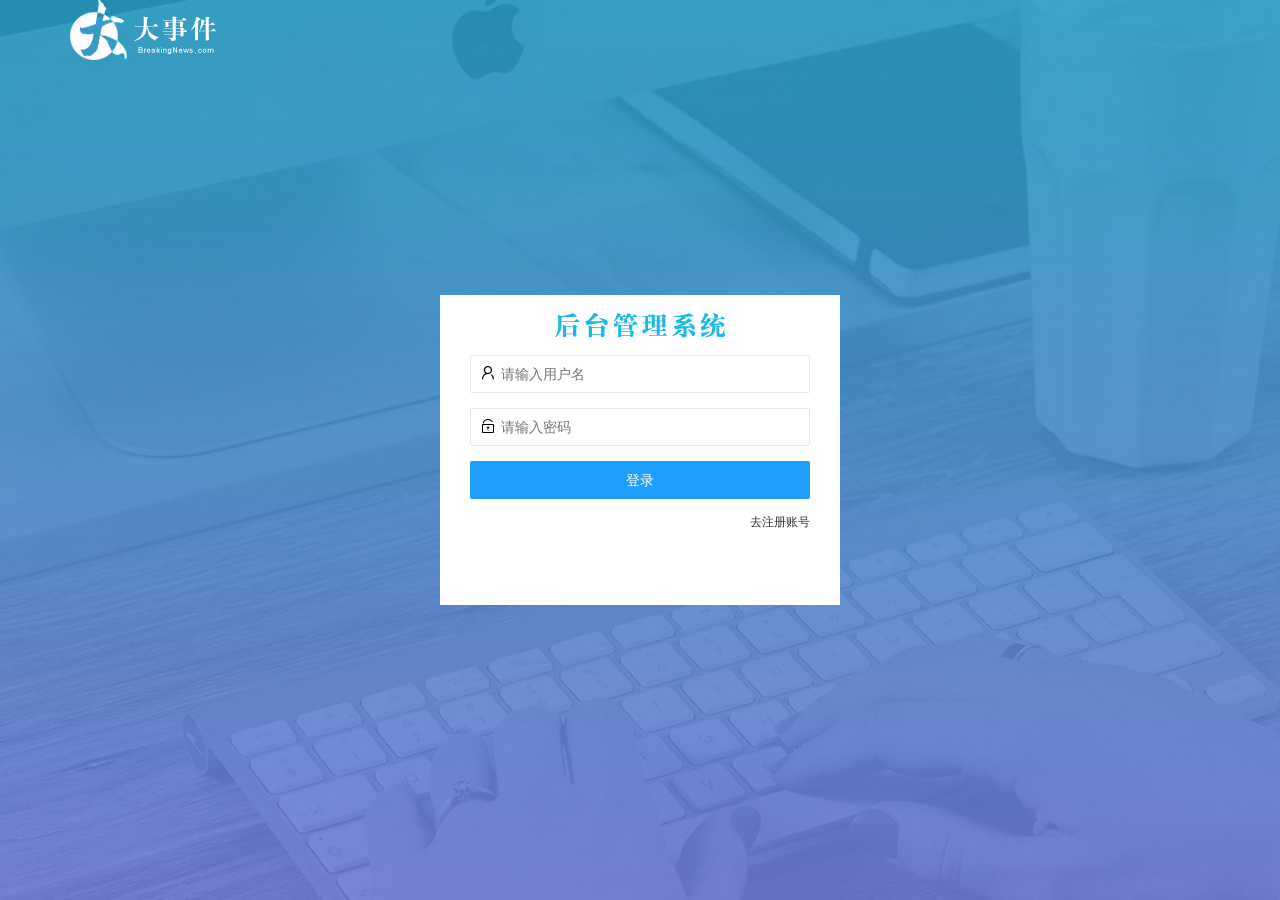
<file: login.html>
<!DOCTYPE html>
<html lang="en">
<head>
    <meta charset="UTF-8">
    <meta http-equiv="X-UA-Compatible" content="IE=edge">
    <meta name="viewport" content="width=device-width, initial-scale=1.0">
    <title>登录页面</title>
    <link rel="stylesheet" href="./assets/css/login.css"/>
    <link rel="stylesheet" href="./assets/lib/layui/css/layui.css">
</head>
<body>
     <!-- 头部的 Logo 区域 -->
     <div class="layui-main">
        <img src="./assets/images/logo.png" alt="" />
      </div>
  
      <!-- 登录注册区域 -->
      <div class="loginAndRegBox">
        <div class="title-box"> </div>
        <!-- 登录的div -->
      <div class="login-box">
        <form class="layui-form" id="form_login">
          <!-- 用户名 -->
          <div class="layui-form-item">
            <i class="layui-icon layui-icon-username"></i>
              <input type="text" name="username" required  lay-verify="required" placeholder="请输入用户名" autocomplete="off" class="layui-input">
          </div>

          <!-- 密码 -->
          <div class="layui-form-item">
            <i class="layui-icon layui-icon-password"></i> 
            <input type="password" name="password" required lay-verify="required|pwd" placeholder="请输入密码" autocomplete="off" class="layui-input">
        </div>

        <div class="layui-form-item">
          <button class="layui-btn layui-btn-fluid layui-btn-normal" lay-submit>登录</button>
        </div>


        <div class="layui-form-item links">
          <a href="javascript:;" id="login">去注册账号</a>
        </div>
          </form>
      </div>


      <!-- 注册的div -->
      <div class="reg-box">
        <form class="layui-form" id="form_reg">
          <!-- 用户名 -->
          <div class="layui-form-item">
            <i class="layui-icon layui-icon-username"></i>
              <input type="text" name="username" required  lay-verify="required" placeholder="请输入用户名" autocomplete="off" class="layui-input">
          </div>
          <!-- 密码 -->
          <div class="layui-form-item">
            <i class="layui-icon layui-icon-password"></i> 
            <input type="password" name="password" required lay-verify="required|pwd" placeholder="请输入密码" autocomplete="off" class="layui-input">
        </div>
        <!-- 再次确认密码 -->
        <div class="layui-form-item">
          <i class="layui-icon layui-icon-password"></i> 
          <input type="password" name="repassword" required lay-verify="required|pwd|repwd" placeholder="再次输入密码" autocomplete="off" class="layui-input">
      </div>
      <!-- 注册按钮 -->
      <div class="layui-form-item">
        <button class="layui-btn layui-btn-fluid layui-btn-normal" lay-submit>注册</button>
      </div>
        <div class="layui-form-item links">
          <a href="javascript:;" id="reg">去登录</a>
        </div>
        </form>
      </div>
      </div>
      




      
      <script src="./assets/lib/layui/layui.all.js"></script>
      <script src="./assets/lib/jquery.js"></script>
      <script src="./assets/js/API.js"></script>
      <script src="./assets/js/login.js"></script>
</body>
</html>
</file>
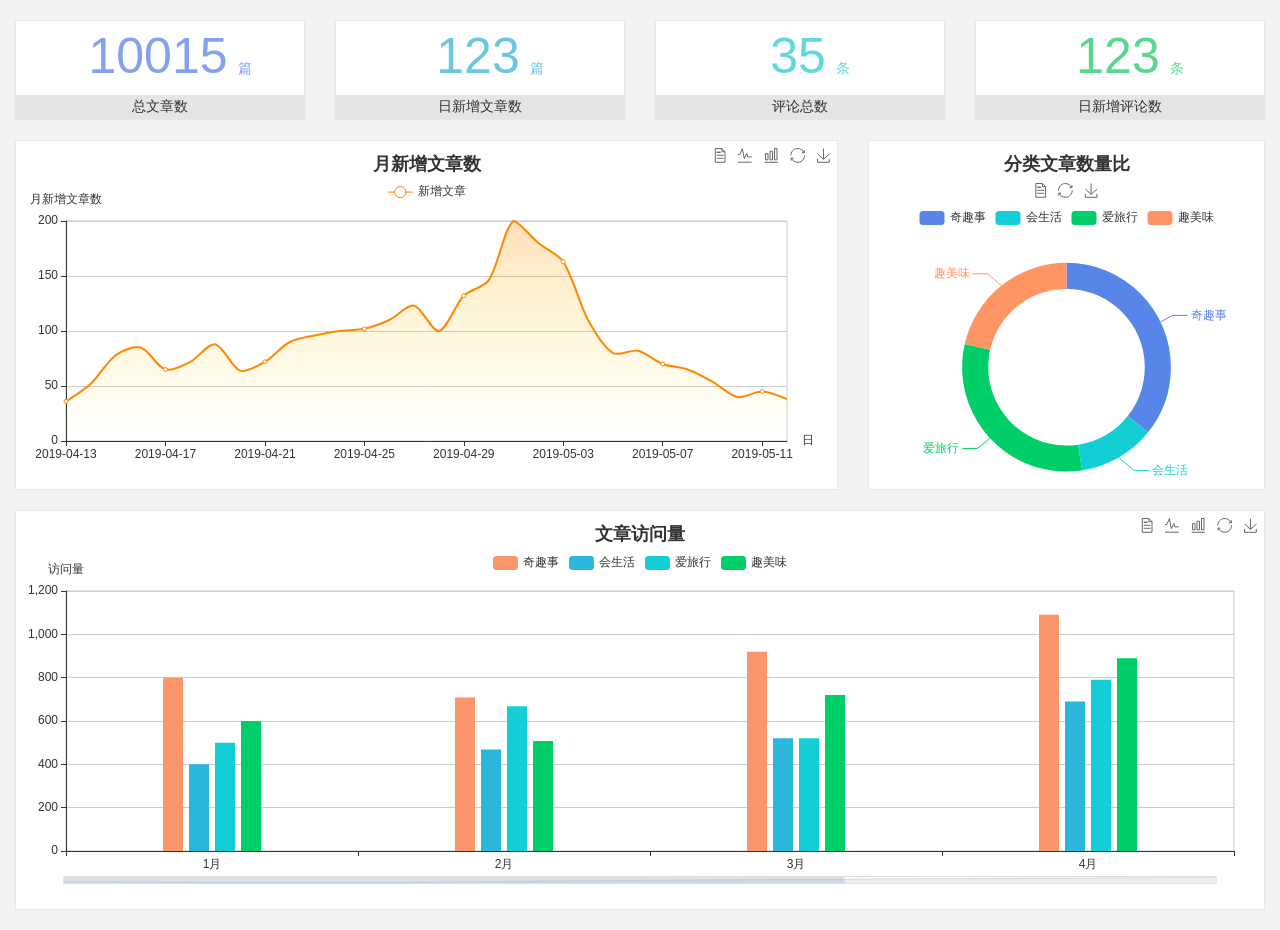
<file: home/dashboard.html>
<!DOCTYPE html>
<html lang="en">

<head>
  <meta charset="UTF-8">
  <meta name="viewport" content="width=device-width, initial-scale=1.0">
  <meta http-equiv="X-UA-Compatible" content="ie=edge">
  <title>图表统计</title>
  <link rel="stylesheet" href="../../assets/lib/bootstrap.css" />
  <link rel="stylesheet" href="../../assets/lib/main.css" />
  <script src="../../assets/lib/jquery.js"></script>
  <script type="text/javascript" src="../../assets/lib/echarts.min.js"></script>
</head>

<body>
  <div class="container-fluid">
    <div class="row spannel_list">
      <div class="col-sm-3 col-xs-6">
        <div class="spannel">
          <em>10015</em><span>篇</span>
          <b>总文章数</b>
        </div>
      </div>
      <div class="col-sm-3 col-xs-6">
        <div class="spannel scolor01">
          <em>123</em><span>篇</span>
          <b>日新增文章数</b>
        </div>
      </div>
      <div class="col-sm-3 col-xs-6">
        <div class="spannel scolor02">
          <em>35</em><span>条</span>
          <b>评论总数</b>
        </div>
      </div>
      <div class="col-sm-3 col-xs-6">
        <div class="spannel scolor03">
          <em>123</em><span>条</span>
          <b>日新增评论数</b>
        </div>
      </div>
    </div>
  </div>

  <div class="container-fluid">
    <div class="row curve-pie">
      <div class="col-lg-8 col-md-8">
        <div class="gragh_pannel" id="curve_show"></div>
      </div>
      <div class="col-lg-4 col-md-4">
        <div class="gragh_pannel" id="pie_show"></div>
      </div>
    </div>
  </div>

  <div class="container-fluid">
    <div class="column_pannel" id="column_show"></div>
  </div>

  <script>
    var oChart = echarts.init(document.getElementById('curve_show'));
    var aList_all = [
      { 'count': 36, 'date': '2019-04-13' },
      { 'count': 52, 'date': '2019-04-14' },
      { 'count': 78, 'date': '2019-04-15' },
      { 'count': 85, 'date': '2019-04-16' },
      { 'count': 65, 'date': '2019-04-17' },
      { 'count': 72, 'date': '2019-04-18' },
      { 'count': 88, 'date': '2019-04-19' },
      { 'count': 64, 'date': '2019-04-20' },
      { 'count': 72, 'date': '2019-04-21' },
      { 'count': 90, 'date': '2019-04-22' },
      { 'count': 96, 'date': '2019-04-23' },
      { 'count': 100, 'date': '2019-04-24' },
      { 'count': 102, 'date': '2019-04-25' },
      { 'count': 110, 'date': '2019-04-26' },
      { 'count': 123, 'date': '2019-04-27' },
      { 'count': 100, 'date': '2019-04-28' },
      { 'count': 132, 'date': '2019-04-29' },
      { 'count': 146, 'date': '2019-04-30' },
      { 'count': 200, 'date': '2019-05-01' },
      { 'count': 180, 'date': '2019-05-02' },
      { 'count': 163, 'date': '2019-05-03' },
      { 'count': 110, 'date': '2019-05-04' },
      { 'count': 80, 'date': '2019-05-05' },
      { 'count': 82, 'date': '2019-05-06' },
      { 'count': 70, 'date': '2019-05-07' },
      { 'count': 65, 'date': '2019-05-08' },
      { 'count': 54, 'date': '2019-05-09' },
      { 'count': 40, 'date': '2019-05-10' },
      { 'count': 45, 'date': '2019-05-11' },
      { 'count': 38, 'date': '2019-05-12' },
    ];

    let aCount = [];
    let aDate = [];

    for (var i = 0; i < aList_all.length; i++) {
      aCount.push(aList_all[i].count);
      aDate.push(aList_all[i].date);
    }

    var chartopt = {
      title: {
        text: '月新增文章数',
        left: 'center',
        top: '10'
      },
      tooltip: {
        trigger: 'axis'
      },
      legend: {
        data: ['新增文章'],
        top: '40'
      },
      toolbox: {
        show: true,
        feature: {
          mark: { show: true },
          dataView: { show: true, readOnly: false },
          magicType: { show: true, type: ['line', 'bar'] },
          restore: { show: true },
          saveAsImage: { show: true }
        }
      },
      calculable: true,
      xAxis: [
        {
          name: '日',
          type: 'category',
          boundaryGap: false,
          data: aDate
        }
      ],
      yAxis: [
        {
          name: '月新增文章数',
          type: 'value'
        }
      ],
      series: [
        {
          name: '新增文章',
          type: 'line',
          smooth: true,
          itemStyle: { normal: { areaStyle: { type: 'default' }, color: '#f80' }, lineStyle: { color: '#f80' } },
          data: aCount
        }],
      areaStyle: {
        normal: {
          color: new echarts.graphic.LinearGradient(0, 0, 0, 1, [{
            offset: 0,
            color: 'rgba(255,136,0,0.39)'
          }, {
            offset: .34,
            color: 'rgba(255,180,0,0.25)'
          }, {
            offset: 1,
            color: 'rgba(255,222,0,0.00)'
          }])

        }
      },
      grid: {
        show: true,
        x: 50,
        x2: 50,
        y: 80,
        height: 220
      }
    };

    oChart.setOption(chartopt);


    var oPie = echarts.init(document.getElementById('pie_show'));
    var oPieopt =
    {
      title: {
        top: 10,
        text: '分类文章数量比',
        x: 'center'
      },
      tooltip: {
        trigger: 'item',
        formatter: "{a} <br/>{b} : {c} ({d}%)"
      },
      color: ['#5885e8', '#13cfd5', '#00ce68', '#ff9565'],
      legend: {
        x: 'center',
        top: 65,
        data: ['奇趣事', '会生活', '爱旅行', '趣美味']
      },
      toolbox: {
        show: true,
        x: 'center',
        top: 35,
        feature: {
          mark: { show: true },
          dataView: { show: true, readOnly: false },
          magicType: {
            show: true,
            type: ['pie', 'funnel'],
            option: {
              funnel: {
                x: '25%',
                width: '50%',
                funnelAlign: 'left',
                max: 1548
              }
            }
          },
          restore: { show: true },
          saveAsImage: { show: true }
        }
      },
      calculable: true,
      series: [
        {
          name: '访问来源',
          type: 'pie',
          radius: ['45%', '60%'],
          center: ['50%', '65%'],
          data: [
            { value: 300, name: '奇趣事' },
            { value: 100, name: '会生活' },
            { value: 260, name: '爱旅行' },
            { value: 180, name: '趣美味' }
          ]
        }
      ]
    };
    oPie.setOption(oPieopt);



    var oColumn = this.echarts.init(document.getElementById('column_show'));
    var oColumnopt =
    {
      title: {
        text: '文章访问量',
        left: 'center',
        top: '10'
      },
      tooltip: {
        trigger: 'axis'
      },
      legend: {
        data: ['奇趣事', '会生活', '爱旅行', '趣美味'],
        top: '40'
      },
      toolbox: {
        show: true,
        feature: {
          mark: { show: true },
          dataView: { show: true, readOnly: false },
          magicType: { show: true, type: ['line', 'bar'] },
          restore: { show: true },
          saveAsImage: { show: true }
        }
      },
      calculable: true,
      xAxis: [
        {
          type: 'category',
          data: ['1月', '2月', '3月', '4月', '5月']
        }
      ],
      yAxis: [
        {
          name: '访问量',
          type: 'value'
        }
      ],
      series: [
        {
          name: '奇趣事',
          type: 'bar',
          barWidth: 20,
          itemStyle: {
            normal: { areaStyle: { type: 'default' }, color: '#fd956a' }
          },
          data: [800, 708, 920, 1090, 1200]
        },
        {
          name: '会生活',
          type: 'bar',
          barWidth: 20,
          itemStyle: {
            normal: { areaStyle: { type: 'default' }, color: '#2bb6db' }
          },
          data: [400, 468, 520, 690, 800]
        },
        {
          name: '爱旅行',
          type: 'bar',
          barWidth: 20,
          itemStyle: {
            normal: { areaStyle: { type: 'default' }, color: '#13cfd5' }
          },
          data: [500, 668, 520, 790, 900]
        },
        {
          name: '趣美味',
          type: 'bar',
          barWidth: 20,
          itemStyle: {
            normal: { areaStyle: { type: 'default' }, color: '#00ce68' }
          },
          data: [600, 508, 720, 890, 1000]
        }
      ],
      grid: {
        show: true,
        x: 50,
        x2: 30,
        y: 80,
        height: 260
      },
      dataZoom: [//给x轴设置滚动条
        {
          start: 0,//默认为0
          end: 100 - 1000 / 31,//默认为100
          type: 'slider',
          show: true,
          xAxisIndex: [0],
          handleSize: 0,//滑动条的 左右2个滑动条的大小
          height: 8,//组件高度
          left: 45, //左边的距离
          right: 50,//右边的距离
          bottom: 26,//右边的距离
          handleColor: '#ddd',//h滑动图标的颜色
          handleStyle: {
            borderColor: "#cacaca",
            borderWidth: "1",
            shadowBlur: 2,
            background: "#ddd",
            shadowColor: "#ddd",
          }
        }]
    };
    oColumn.setOption(oColumnopt);
  </script>
</body>

</html>
</file>
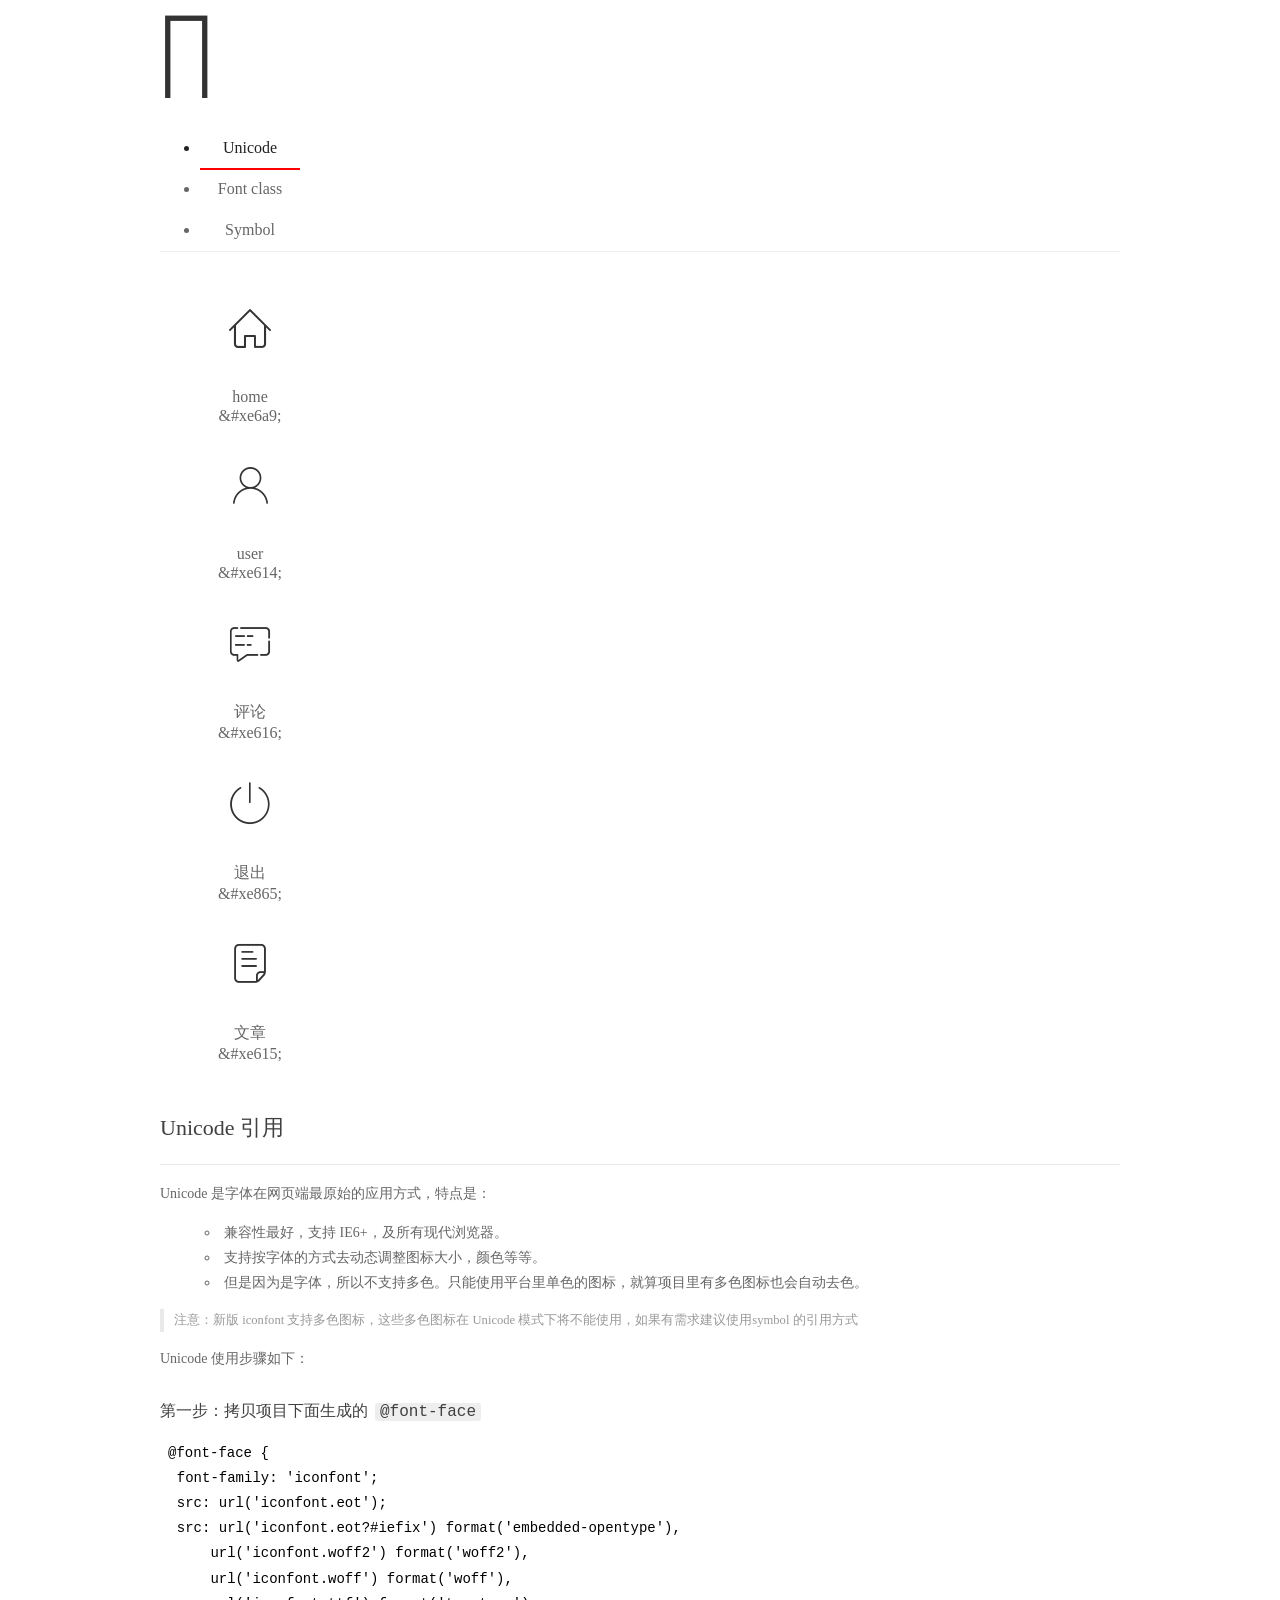
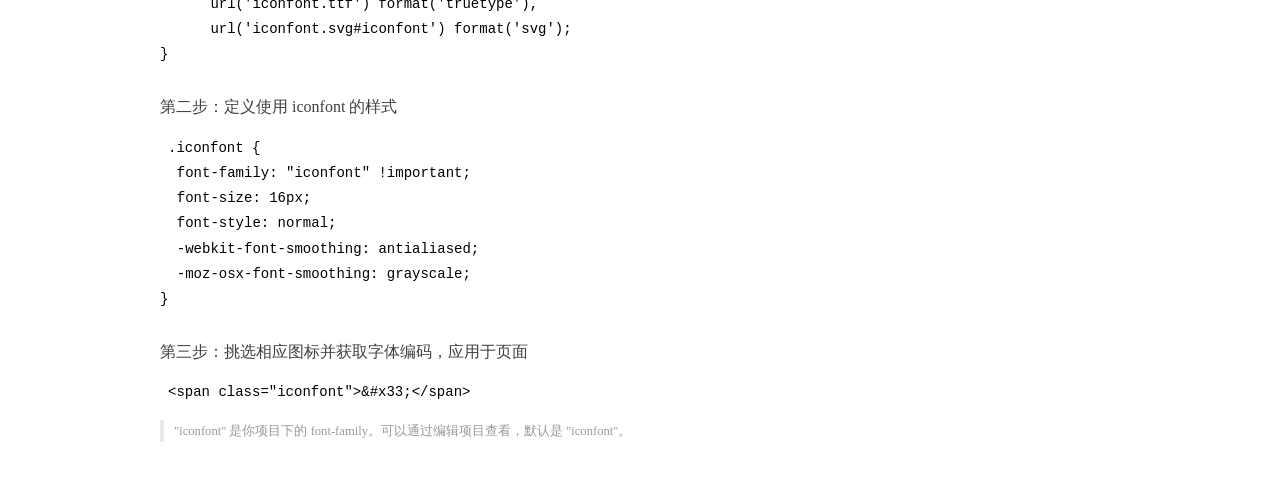
<file: assets/fonts/demo_index.html>
<!DOCTYPE html>
<html>
<head>
  <meta charset="utf-8"/>
  <title>IconFont Demo</title>
  <link rel="shortcut icon" href="https://gtms04.alicdn.com/tps/i4/TB1_oz6GVXXXXaFXpXXJDFnIXXX-64-64.ico" type="image/x-icon"/>
  <link rel="stylesheet" href="https://g.alicdn.com/thx/cube/1.3.2/cube.min.css">
  <link rel="stylesheet" href="demo.css">
  <link rel="stylesheet" href="iconfont.css">
  <script src="iconfont.js"></script>
  <!-- jQuery -->
  <script src="https://a1.alicdn.com/oss/uploads/2018/12/26/7bfddb60-08e8-11e9-9b04-53e73bb6408b.js"></script>
  <!-- 代码高亮 -->
  <script src="https://a1.alicdn.com/oss/uploads/2018/12/26/a3f714d0-08e6-11e9-8a15-ebf944d7534c.js"></script>
</head>
<body>
  <div class="main">
    <h1 class="logo"><a href="https://www.iconfont.cn/" title="iconfont 首页" target="_blank">&#xe86b;</a></h1>
    <div class="nav-tabs">
      <ul id="tabs" class="dib-box">
        <li class="dib active"><span>Unicode</span></li>
        <li class="dib"><span>Font class</span></li>
        <li class="dib"><span>Symbol</span></li>
      </ul>
      
    </div>
    <div class="tab-container">
      <div class="content unicode" style="display: block;">
          <ul class="icon_lists dib-box">
          
            <li class="dib">
              <span class="icon iconfont">&#xe6a9;</span>
                <div class="name">home</div>
                <div class="code-name">&amp;#xe6a9;</div>
              </li>
          
            <li class="dib">
              <span class="icon iconfont">&#xe614;</span>
                <div class="name">user</div>
                <div class="code-name">&amp;#xe614;</div>
              </li>
          
            <li class="dib">
              <span class="icon iconfont">&#xe616;</span>
                <div class="name">评论</div>
                <div class="code-name">&amp;#xe616;</div>
              </li>
          
            <li class="dib">
              <span class="icon iconfont">&#xe865;</span>
                <div class="name">退出</div>
                <div class="code-name">&amp;#xe865;</div>
              </li>
          
            <li class="dib">
              <span class="icon iconfont">&#xe615;</span>
                <div class="name">文章</div>
                <div class="code-name">&amp;#xe615;</div>
              </li>
          
          </ul>
          <div class="article markdown">
          <h2 id="unicode-">Unicode 引用</h2>
          <hr>

          <p>Unicode 是字体在网页端最原始的应用方式，特点是：</p>
          <ul>
            <li>兼容性最好，支持 IE6+，及所有现代浏览器。</li>
            <li>支持按字体的方式去动态调整图标大小，颜色等等。</li>
            <li>但是因为是字体，所以不支持多色。只能使用平台里单色的图标，就算项目里有多色图标也会自动去色。</li>
          </ul>
          <blockquote>
            <p>注意：新版 iconfont 支持多色图标，这些多色图标在 Unicode 模式下将不能使用，如果有需求建议使用symbol 的引用方式</p>
          </blockquote>
          <p>Unicode 使用步骤如下：</p>
          <h3 id="-font-face">第一步：拷贝项目下面生成的 <code>@font-face</code></h3>
<pre><code class="language-css"
>@font-face {
  font-family: 'iconfont';
  src: url('iconfont.eot');
  src: url('iconfont.eot?#iefix') format('embedded-opentype'),
      url('iconfont.woff2') format('woff2'),
      url('iconfont.woff') format('woff'),
      url('iconfont.ttf') format('truetype'),
      url('iconfont.svg#iconfont') format('svg');
}
</code></pre>
          <h3 id="-iconfont-">第二步：定义使用 iconfont 的样式</h3>
<pre><code class="language-css"
>.iconfont {
  font-family: "iconfont" !important;
  font-size: 16px;
  font-style: normal;
  -webkit-font-smoothing: antialiased;
  -moz-osx-font-smoothing: grayscale;
}
</code></pre>
          <h3 id="-">第三步：挑选相应图标并获取字体编码，应用于页面</h3>
<pre>
<code class="language-html"
>&lt;span class="iconfont"&gt;&amp;#x33;&lt;/span&gt;
</code></pre>
          <blockquote>
            <p>"iconfont" 是你项目下的 font-family。可以通过编辑项目查看，默认是 "iconfont"。</p>
          </blockquote>
          </div>
      </div>
      <div class="content font-class">
        <ul class="icon_lists dib-box">
          
          <li class="dib">
            <span class="icon iconfont icon-home"></span>
            <div class="name">
              home
            </div>
            <div class="code-name">.icon-home
            </div>
          </li>
          
          <li class="dib">
            <span class="icon iconfont icon-user"></span>
            <div class="name">
              user
            </div>
            <div class="code-name">.icon-user
            </div>
          </li>
          
          <li class="dib">
            <span class="icon iconfont icon-pinglun"></span>
            <div class="name">
              评论
            </div>
            <div class="code-name">.icon-pinglun
            </div>
          </li>
          
          <li class="dib">
            <span class="icon iconfont icon-tuichu"></span>
            <div class="name">
              退出
            </div>
            <div class="code-name">.icon-tuichu
            </div>
          </li>
          
          <li class="dib">
            <span class="icon iconfont icon-16"></span>
            <div class="name">
              文章
            </div>
            <div class="code-name">.icon-16
            </div>
          </li>
          
        </ul>
        <div class="article markdown">
        <h2 id="font-class-">font-class 引用</h2>
        <hr>

        <p>font-class 是 Unicode 使用方式的一种变种，主要是解决 Unicode 书写不直观，语意不明确的问题。</p>
        <p>与 Unicode 使用方式相比，具有如下特点：</p>
        <ul>
          <li>兼容性良好，支持 IE8+，及所有现代浏览器。</li>
          <li>相比于 Unicode 语意明确，书写更直观。可以很容易分辨这个 icon 是什么。</li>
          <li>因为使用 class 来定义图标，所以当要替换图标时，只需要修改 class 里面的 Unicode 引用。</li>
          <li>不过因为本质上还是使用的字体，所以多色图标还是不支持的。</li>
        </ul>
        <p>使用步骤如下：</p>
        <h3 id="-fontclass-">第一步：引入项目下面生成的 fontclass 代码：</h3>
<pre><code class="language-html">&lt;link rel="stylesheet" href="./iconfont.css"&gt;
</code></pre>
        <h3 id="-">第二步：挑选相应图标并获取类名，应用于页面：</h3>
<pre><code class="language-html">&lt;span class="iconfont icon-xxx"&gt;&lt;/span&gt;
</code></pre>
        <blockquote>
          <p>"
            iconfont" 是你项目下的 font-family。可以通过编辑项目查看，默认是 "iconfont"。</p>
        </blockquote>
      </div>
      </div>
      <div class="content symbol">
          <ul class="icon_lists dib-box">
          
            <li class="dib">
                <svg class="icon svg-icon" aria-hidden="true">
                  <use xlink:href="#icon-home"></use>
                </svg>
                <div class="name">home</div>
                <div class="code-name">#icon-home</div>
            </li>
          
            <li class="dib">
                <svg class="icon svg-icon" aria-hidden="true">
                  <use xlink:href="#icon-user"></use>
                </svg>
                <div class="name">user</div>
                <div class="code-name">#icon-user</div>
            </li>
          
            <li class="dib">
                <svg class="icon svg-icon" aria-hidden="true">
                  <use xlink:href="#icon-pinglun"></use>
                </svg>
                <div class="name">评论</div>
                <div class="code-name">#icon-pinglun</div>
            </li>
          
            <li class="dib">
                <svg class="icon svg-icon" aria-hidden="true">
                  <use xlink:href="#icon-tuichu"></use>
                </svg>
                <div class="name">退出</div>
                <div class="code-name">#icon-tuichu</div>
            </li>
          
            <li class="dib">
                <svg class="icon svg-icon" aria-hidden="true">
                  <use xlink:href="#icon-16"></use>
                </svg>
                <div class="name">文章</div>
                <div class="code-name">#icon-16</div>
            </li>
          
          </ul>
          <div class="article markdown">
          <h2 id="symbol-">Symbol 引用</h2>
          <hr>

          <p>这是一种全新的使用方式，应该说这才是未来的主流，也是平台目前推荐的用法。相关介绍可以参考这篇<a href="">文章</a>
            这种用法其实是做了一个 SVG 的集合，与另外两种相比具有如下特点：</p>
          <ul>
            <li>支持多色图标了，不再受单色限制。</li>
            <li>通过一些技巧，支持像字体那样，通过 <code>font-size</code>, <code>color</code> 来调整样式。</li>
            <li>兼容性较差，支持 IE9+，及现代浏览器。</li>
            <li>浏览器渲染 SVG 的性能一般，还不如 png。</li>
          </ul>
          <p>使用步骤如下：</p>
          <h3 id="-symbol-">第一步：引入项目下面生成的 symbol 代码：</h3>
<pre><code class="language-html">&lt;script src="./iconfont.js"&gt;&lt;/script&gt;
</code></pre>
          <h3 id="-css-">第二步：加入通用 CSS 代码（引入一次就行）：</h3>
<pre><code class="language-html">&lt;style&gt;
.icon {
  width: 1em;
  height: 1em;
  vertical-align: -0.15em;
  fill: currentColor;
  overflow: hidden;
}
&lt;/style&gt;
</code></pre>
          <h3 id="-">第三步：挑选相应图标并获取类名，应用于页面：</h3>
<pre><code class="language-html">&lt;svg class="icon" aria-hidden="true"&gt;
  &lt;use xlink:href="#icon-xxx"&gt;&lt;/use&gt;
&lt;/svg&gt;
</code></pre>
          </div>
      </div>

    </div>
  </div>
  <script>
  $(document).ready(function () {
      $('.tab-container .content:first').show()

      $('#tabs li').click(function (e) {
        var tabContent = $('.tab-container .content')
        var index = $(this).index()

        if ($(this).hasClass('active')) {
          return
        } else {
          $('#tabs li').removeClass('active')
          $(this).addClass('active')

          tabContent.hide().eq(index).fadeIn()
        }
      })
    })
  </script>
</body>
</html>
</file>
<file: assets/css/login.css>
html,
body {
    padding: 0;
    margin: 0;
    height: 100%;
    width: 100%; 
    background: url(../images/login_bg.jpg) no-repeat center;
    background-size: cover;
}

.loginAndRegBox {
    width: 400px;
    height: 310px;
    background-color: #fff;
    position: absolute;
    left: 50%;
    top: 50%;
    transform: translate(-50%, -50%);
  }
  
  .title-box {
    height: 60px;
    background:url(../images/login_title.png) no-repeat center;
  }

  .reg-box {
    display: none;
  }

  .layui-form {
    padding: 0 30px;
  }
  .links {
    display: flex;
    justify-content: flex-end;
    margin-top: 10px;
  }
  .links a {
    font-size: 12px;
  }
  .layui-form-item {
    position: relative;
  }
  .layui-icon {
    position: absolute;
    top: 10px;
    left: 10px;
  }
  .layui-form-item .layui-input {
    padding-left: 30px;
  }
</file>
<file: assets/lib/layui/css/layui.css>
/** layui-v2.5.5 MIT License By https://www.layui.com */
 .layui-inline,img{display:inline-block;vertical-align:middle}h1,h2,h3,h4,h5,h6{font-weight:400}.layui-edge,.layui-header,.layui-inline,.layui-main{position:relative}.layui-body,.layui-edge,.layui-elip{overflow:hidden}.layui-btn,.layui-edge,.layui-inline,img{vertical-align:middle}.layui-btn,.layui-disabled,.layui-icon,.layui-unselect{-moz-user-select:none;-webkit-user-select:none;-ms-user-select:none}.layui-elip,.layui-form-checkbox span,.layui-form-pane .layui-form-label{text-overflow:ellipsis;white-space:nowrap}.layui-breadcrumb,.layui-tree-btnGroup{visibility:hidden}blockquote,body,button,dd,div,dl,dt,form,h1,h2,h3,h4,h5,h6,input,li,ol,p,pre,td,textarea,th,ul{margin:0;padding:0;-webkit-tap-highlight-color:rgba(0,0,0,0)}a:active,a:hover{outline:0}img{border:none}li{list-style:none}table{border-collapse:collapse;border-spacing:0}h4,h5,h6{font-size:100%}button,input,optgroup,option,select,textarea{font-family:inherit;font-size:inherit;font-style:inherit;font-weight:inherit;outline:0}pre{white-space:pre-wrap;white-space:-moz-pre-wrap;white-space:-pre-wrap;white-space:-o-pre-wrap;word-wrap:break-word}body{line-height:24px;font:14px Helvetica Neue,Helvetica,PingFang SC,Tahoma,Arial,sans-serif}hr{height:1px;margin:10px 0;border:0;clear:both}a{color:#333;text-decoration:none}a:hover{color:#777}a cite{font-style:normal;*cursor:pointer}.layui-border-box,.layui-border-box *{box-sizing:border-box}.layui-box,.layui-box *{box-sizing:content-box}.layui-clear{clear:both;*zoom:1}.layui-clear:after{content:'\20';clear:both;*zoom:1;display:block;height:0}.layui-inline{*display:inline;*zoom:1}.layui-edge{display:inline-block;width:0;height:0;border-width:6px;border-style:dashed;border-color:transparent}.layui-edge-top{top:-4px;border-bottom-color:#999;border-bottom-style:solid}.layui-edge-right{border-left-color:#999;border-left-style:solid}.layui-edge-bottom{top:2px;border-top-color:#999;border-top-style:solid}.layui-edge-left{border-right-color:#999;border-right-style:solid}.layui-disabled,.layui-disabled:hover{color:#d2d2d2!important;cursor:not-allowed!important}.layui-circle{border-radius:100%}.layui-show{display:block!important}.layui-hide{display:none!important}@font-face{font-family:layui-icon;src:url(../font/iconfont.eot?v=250);src:url(../font/iconfont.eot?v=250#iefix) format('embedded-opentype'),url(../font/iconfont.woff2?v=250) format('woff2'),url(../font/iconfont.woff?v=250) format('woff'),url(../font/iconfont.ttf?v=250) format('truetype'),url(../font/iconfont.svg?v=250#layui-icon) format('svg')}.layui-icon{font-family:layui-icon!important;font-size:16px;font-style:normal;-webkit-font-smoothing:antialiased;-moz-osx-font-smoothing:grayscale}.layui-icon-reply-fill:before{content:"\e611"}.layui-icon-set-fill:before{content:"\e614"}.layui-icon-menu-fill:before{content:"\e60f"}.layui-icon-search:before{content:"\e615"}.layui-icon-share:before{content:"\e641"}.layui-icon-set-sm:before{content:"\e620"}.layui-icon-engine:before{content:"\e628"}.layui-icon-close:before{content:"\1006"}.layui-icon-close-fill:before{content:"\1007"}.layui-icon-chart-screen:before{content:"\e629"}.layui-icon-star:before{content:"\e600"}.layui-icon-circle-dot:before{content:"\e617"}.layui-icon-chat:before{content:"\e606"}.layui-icon-release:before{content:"\e609"}.layui-icon-list:before{content:"\e60a"}.layui-icon-chart:before{content:"\e62c"}.layui-icon-ok-circle:before{content:"\1005"}.layui-icon-layim-theme:before{content:"\e61b"}.layui-icon-table:before{content:"\e62d"}.layui-icon-right:before{content:"\e602"}.layui-icon-left:before{content:"\e603"}.layui-icon-cart-simple:before{content:"\e698"}.layui-icon-face-cry:before{content:"\e69c"}.layui-icon-face-smile:before{content:"\e6af"}.layui-icon-survey:before{content:"\e6b2"}.layui-icon-tree:before{content:"\e62e"}.layui-icon-upload-circle:before{content:"\e62f"}.layui-icon-add-circle:before{content:"\e61f"}.layui-icon-download-circle:before{content:"\e601"}.layui-icon-templeate-1:before{content:"\e630"}.layui-icon-util:before{content:"\e631"}.layui-icon-face-surprised:before{content:"\e664"}.layui-icon-edit:before{content:"\e642"}.layui-icon-speaker:before{content:"\e645"}.layui-icon-down:before{content:"\e61a"}.layui-icon-file:before{content:"\e621"}.layui-icon-layouts:before{content:"\e632"}.layui-icon-rate-half:before{content:"\e6c9"}.layui-icon-add-circle-fine:before{content:"\e608"}.layui-icon-prev-circle:before{content:"\e633"}.layui-icon-read:before{content:"\e705"}.layui-icon-404:before{content:"\e61c"}.layui-icon-carousel:before{content:"\e634"}.layui-icon-help:before{content:"\e607"}.layui-icon-code-circle:before{content:"\e635"}.layui-icon-water:before{content:"\e636"}.layui-icon-username:before{content:"\e66f"}.layui-icon-find-fill:before{content:"\e670"}.layui-icon-about:before{content:"\e60b"}.layui-icon-location:before{content:"\e715"}.layui-icon-up:before{content:"\e619"}.layui-icon-pause:before{content:"\e651"}.layui-icon-date:before{content:"\e637"}.layui-icon-layim-uploadfile:before{content:"\e61d"}.layui-icon-delete:before{content:"\e640"}.layui-icon-play:before{content:"\e652"}.layui-icon-top:before{content:"\e604"}.layui-icon-friends:before{content:"\e612"}.layui-icon-refresh-3:before{content:"\e9aa"}.layui-icon-ok:before{content:"\e605"}.layui-icon-layer:before{content:"\e638"}.layui-icon-face-smile-fine:before{content:"\e60c"}.layui-icon-dollar:before{content:"\e659"}.layui-icon-group:before{content:"\e613"}.layui-icon-layim-download:before{content:"\e61e"}.layui-icon-picture-fine:before{content:"\e60d"}.layui-icon-link:before{content:"\e64c"}.layui-icon-diamond:before{content:"\e735"}.layui-icon-log:before{content:"\e60e"}.layui-icon-rate-solid:before{content:"\e67a"}.layui-icon-fonts-del:before{content:"\e64f"}.layui-icon-unlink:before{content:"\e64d"}.layui-icon-fonts-clear:before{content:"\e639"}.layui-icon-triangle-r:before{content:"\e623"}.layui-icon-circle:before{content:"\e63f"}.layui-icon-radio:before{content:"\e643"}.layui-icon-align-center:before{content:"\e647"}.layui-icon-align-right:before{content:"\e648"}.layui-icon-align-left:before{content:"\e649"}.layui-icon-loading-1:before{content:"\e63e"}.layui-icon-return:before{content:"\e65c"}.layui-icon-fonts-strong:before{content:"\e62b"}.layui-icon-upload:before{content:"\e67c"}.layui-icon-dialogue:before{content:"\e63a"}.layui-icon-video:before{content:"\e6ed"}.layui-icon-headset:before{content:"\e6fc"}.layui-icon-cellphone-fine:before{content:"\e63b"}.layui-icon-add-1:before{content:"\e654"}.layui-icon-face-smile-b:before{content:"\e650"}.layui-icon-fonts-html:before{content:"\e64b"}.layui-icon-form:before{content:"\e63c"}.layui-icon-cart:before{content:"\e657"}.layui-icon-camera-fill:before{content:"\e65d"}.layui-icon-tabs:before{content:"\e62a"}.layui-icon-fonts-code:before{content:"\e64e"}.layui-icon-fire:before{content:"\e756"}.layui-icon-set:before{content:"\e716"}.layui-icon-fonts-u:before{content:"\e646"}.layui-icon-triangle-d:before{content:"\e625"}.layui-icon-tips:before{content:"\e702"}.layui-icon-picture:before{content:"\e64a"}.layui-icon-more-vertical:before{content:"\e671"}.layui-icon-flag:before{content:"\e66c"}.layui-icon-loading:before{content:"\e63d"}.layui-icon-fonts-i:before{content:"\e644"}.layui-icon-refresh-1:before{content:"\e666"}.layui-icon-rmb:before{content:"\e65e"}.layui-icon-home:before{content:"\e68e"}.layui-icon-user:before{content:"\e770"}.layui-icon-notice:before{content:"\e667"}.layui-icon-login-weibo:before{content:"\e675"}.layui-icon-voice:before{content:"\e688"}.layui-icon-upload-drag:before{content:"\e681"}.layui-icon-login-qq:before{content:"\e676"}.layui-icon-snowflake:before{content:"\e6b1"}.layui-icon-file-b:before{content:"\e655"}.layui-icon-template:before{content:"\e663"}.layui-icon-auz:before{content:"\e672"}.layui-icon-console:before{content:"\e665"}.layui-icon-app:before{content:"\e653"}.layui-icon-prev:before{content:"\e65a"}.layui-icon-website:before{content:"\e7ae"}.layui-icon-next:before{content:"\e65b"}.layui-icon-component:before{content:"\e857"}.layui-icon-more:before{content:"\e65f"}.layui-icon-login-wechat:before{content:"\e677"}.layui-icon-shrink-right:before{content:"\e668"}.layui-icon-spread-left:before{content:"\e66b"}.layui-icon-camera:before{content:"\e660"}.layui-icon-note:before{content:"\e66e"}.layui-icon-refresh:before{content:"\e669"}.layui-icon-female:before{content:"\e661"}.layui-icon-male:before{content:"\e662"}.layui-icon-password:before{content:"\e673"}.layui-icon-senior:before{content:"\e674"}.layui-icon-theme:before{content:"\e66a"}.layui-icon-tread:before{content:"\e6c5"}.layui-icon-praise:before{content:"\e6c6"}.layui-icon-star-fill:before{content:"\e658"}.layui-icon-rate:before{content:"\e67b"}.layui-icon-template-1:before{content:"\e656"}.layui-icon-vercode:before{content:"\e679"}.layui-icon-cellphone:before{content:"\e678"}.layui-icon-screen-full:before{content:"\e622"}.layui-icon-screen-restore:before{content:"\e758"}.layui-icon-cols:before{content:"\e610"}.layui-icon-export:before{content:"\e67d"}.layui-icon-print:before{content:"\e66d"}.layui-icon-slider:before{content:"\e714"}.layui-icon-addition:before{content:"\e624"}.layui-icon-subtraction:before{content:"\e67e"}.layui-icon-service:before{content:"\e626"}.layui-icon-transfer:before{content:"\e691"}.layui-main{width:1140px;margin:0 auto}.layui-header{z-index:1000;height:60px}.layui-header a:hover{transition:all .5s;-webkit-transition:all .5s}.layui-side{position:fixed;left:0;top:0;bottom:0;z-index:999;width:200px;overflow-x:hidden}.layui-side-scroll{position:relative;width:220px;height:100%;overflow-x:hidden}.layui-body{position:absolute;left:200px;right:0;top:0;bottom:0;z-index:998;width:auto;overflow-y:auto;box-sizing:border-box}.layui-layout-body{overflow:hidden}.layui-layout-admin .layui-header{background-color:#23262E}.layui-layout-admin .layui-side{top:60px;width:200px;overflow-x:hidden}.layui-layout-admin .layui-body{position:fixed;top:60px;bottom:44px}.layui-layout-admin .layui-main{width:auto;margin:0 15px}.layui-layout-admin .layui-footer{position:fixed;left:200px;right:0;bottom:0;height:44px;line-height:44px;padding:0 15px;background-color:#eee}.layui-layout-admin .layui-logo{position:absolute;left:0;top:0;width:200px;height:100%;line-height:60px;text-align:center;color:#009688;font-size:16px}.layui-layout-admin .layui-header .layui-nav{background:0 0}.layui-layout-left{position:absolute!important;left:200px;top:0}.layui-layout-right{position:absolute!important;right:0;top:0}.layui-container{position:relative;margin:0 auto;padding:0 15px;box-sizing:border-box}.layui-fluid{position:relative;margin:0 auto;padding:0 15px}.layui-row:after,.layui-row:before{content:'';display:block;clear:both}.layui-col-lg1,.layui-col-lg10,.layui-col-lg11,.layui-col-lg12,.layui-col-lg2,.layui-col-lg3,.layui-col-lg4,.layui-col-lg5,.layui-col-lg6,.layui-col-lg7,.layui-col-lg8,.layui-col-lg9,.layui-col-md1,.layui-col-md10,.layui-col-md11,.layui-col-md12,.layui-col-md2,.layui-col-md3,.layui-col-md4,.layui-col-md5,.layui-col-md6,.layui-col-md7,.layui-col-md8,.layui-col-md9,.layui-col-sm1,.layui-col-sm10,.layui-col-sm11,.layui-col-sm12,.layui-col-sm2,.layui-col-sm3,.layui-col-sm4,.layui-col-sm5,.layui-col-sm6,.layui-col-sm7,.layui-col-sm8,.layui-col-sm9,.layui-col-xs1,.layui-col-xs10,.layui-col-xs11,.layui-col-xs12,.layui-col-xs2,.layui-col-xs3,.layui-col-xs4,.layui-col-xs5,.layui-col-xs6,.layui-col-xs7,.layui-col-xs8,.layui-col-xs9{position:relative;display:block;box-sizing:border-box}.layui-col-xs1,.layui-col-xs10,.layui-col-xs11,.layui-col-xs12,.layui-col-xs2,.layui-col-xs3,.layui-col-xs4,.layui-col-xs5,.layui-col-xs6,.layui-col-xs7,.layui-col-xs8,.layui-col-xs9{float:left}.layui-col-xs1{width:8.33333333%}.layui-col-xs2{width:16.66666667%}.layui-col-xs3{width:25%}.layui-col-xs4{width:33.33333333%}.layui-col-xs5{width:41.66666667%}.layui-col-xs6{width:50%}.layui-col-xs7{width:58.33333333%}.layui-col-xs8{width:66.66666667%}.layui-col-xs9{width:75%}.layui-col-xs10{width:83.33333333%}.layui-col-xs11{width:91.66666667%}.layui-col-xs12{width:100%}.layui-col-xs-offset1{margin-left:8.33333333%}.layui-col-xs-offset2{margin-left:16.66666667%}.layui-col-xs-offset3{margin-left:25%}.layui-col-xs-offset4{margin-left:33.33333333%}.layui-col-xs-offset5{margin-left:41.66666667%}.layui-col-xs-offset6{margin-left:50%}.layui-col-xs-offset7{margin-left:58.33333333%}.layui-col-xs-offset8{margin-left:66.66666667%}.layui-col-xs-offset9{margin-left:75%}.layui-col-xs-offset10{margin-left:83.33333333%}.layui-col-xs-offset11{margin-left:91.66666667%}.layui-col-xs-offset12{margin-left:100%}@media screen and (max-width:768px){.layui-hide-xs{display:none!important}.layui-show-xs-block{display:block!important}.layui-show-xs-inline{display:inline!important}.layui-show-xs-inline-block{display:inline-block!important}}@media screen and (min-width:768px){.layui-container{width:750px}.layui-hide-sm{display:none!important}.layui-show-sm-block{display:block!important}.layui-show-sm-inline{display:inline!important}.layui-show-sm-inline-block{display:inline-block!important}.layui-col-sm1,.layui-col-sm10,.layui-col-sm11,.layui-col-sm12,.layui-col-sm2,.layui-col-sm3,.layui-col-sm4,.layui-col-sm5,.layui-col-sm6,.layui-col-sm7,.layui-col-sm8,.layui-col-sm9{float:left}.layui-col-sm1{width:8.33333333%}.layui-col-sm2{width:16.66666667%}.layui-col-sm3{width:25%}.layui-col-sm4{width:33.33333333%}.layui-col-sm5{width:41.66666667%}.layui-col-sm6{width:50%}.layui-col-sm7{width:58.33333333%}.layui-col-sm8{width:66.66666667%}.layui-col-sm9{width:75%}.layui-col-sm10{width:83.33333333%}.layui-col-sm11{width:91.66666667%}.layui-col-sm12{width:100%}.layui-col-sm-offset1{margin-left:8.33333333%}.layui-col-sm-offset2{margin-left:16.66666667%}.layui-col-sm-offset3{margin-left:25%}.layui-col-sm-offset4{margin-left:33.33333333%}.layui-col-sm-offset5{margin-left:41.66666667%}.layui-col-sm-offset6{margin-left:50%}.layui-col-sm-offset7{margin-left:58.33333333%}.layui-col-sm-offset8{margin-left:66.66666667%}.layui-col-sm-offset9{margin-left:75%}.layui-col-sm-offset10{margin-left:83.33333333%}.layui-col-sm-offset11{margin-left:91.66666667%}.layui-col-sm-offset12{margin-left:100%}}@media screen and (min-width:992px){.layui-container{width:970px}.layui-hide-md{display:none!important}.layui-show-md-block{display:block!important}.layui-show-md-inline{display:inline!important}.layui-show-md-inline-block{display:inline-block!important}.layui-col-md1,.layui-col-md10,.layui-col-md11,.layui-col-md12,.layui-col-md2,.layui-col-md3,.layui-col-md4,.layui-col-md5,.layui-col-md6,.layui-col-md7,.layui-col-md8,.layui-col-md9{float:left}.layui-col-md1{width:8.33333333%}.layui-col-md2{width:16.66666667%}.layui-col-md3{width:25%}.layui-col-md4{width:33.33333333%}.layui-col-md5{width:41.66666667%}.layui-col-md6{width:50%}.layui-col-md7{width:58.33333333%}.layui-col-md8{width:66.66666667%}.layui-col-md9{width:75%}.layui-col-md10{width:83.33333333%}.layui-col-md11{width:91.66666667%}.layui-col-md12{width:100%}.layui-col-md-offset1{margin-left:8.33333333%}.layui-col-md-offset2{margin-left:16.66666667%}.layui-col-md-offset3{margin-left:25%}.layui-col-md-offset4{margin-left:33.33333333%}.layui-col-md-offset5{margin-left:41.66666667%}.layui-col-md-offset6{margin-left:50%}.layui-col-md-offset7{margin-left:58.33333333%}.layui-col-md-offset8{margin-left:66.66666667%}.layui-col-md-offset9{margin-left:75%}.layui-col-md-offset10{margin-left:83.33333333%}.layui-col-md-offset11{margin-left:91.66666667%}.layui-col-md-offset12{margin-left:100%}}@media screen and (min-width:1200px){.layui-container{width:1170px}.layui-hide-lg{display:none!important}.layui-show-lg-block{display:block!important}.layui-show-lg-inline{display:inline!important}.layui-show-lg-inline-block{display:inline-block!important}.layui-col-lg1,.layui-col-lg10,.layui-col-lg11,.layui-col-lg12,.layui-col-lg2,.layui-col-lg3,.layui-col-lg4,.layui-col-lg5,.layui-col-lg6,.layui-col-lg7,.layui-col-lg8,.layui-col-lg9{float:left}.layui-col-lg1{width:8.33333333%}.layui-col-lg2{width:16.66666667%}.layui-col-lg3{width:25%}.layui-col-lg4{width:33.33333333%}.layui-col-lg5{width:41.66666667%}.layui-col-lg6{width:50%}.layui-col-lg7{width:58.33333333%}.layui-col-lg8{width:66.66666667%}.layui-col-lg9{width:75%}.layui-col-lg10{width:83.33333333%}.layui-col-lg11{width:91.66666667%}.layui-col-lg12{width:100%}.layui-col-lg-offset1{margin-left:8.33333333%}.layui-col-lg-offset2{margin-left:16.66666667%}.layui-col-lg-offset3{margin-left:25%}.layui-col-lg-offset4{margin-left:33.33333333%}.layui-col-lg-offset5{margin-left:41.66666667%}.layui-col-lg-offset6{margin-left:50%}.layui-col-lg-offset7{margin-left:58.33333333%}.layui-col-lg-offset8{margin-left:66.66666667%}.layui-col-lg-offset9{margin-left:75%}.layui-col-lg-offset10{margin-left:83.33333333%}.layui-col-lg-offset11{margin-left:91.66666667%}.layui-col-lg-offset12{margin-left:100%}}.layui-col-space1{margin:-.5px}.layui-col-space1>*{padding:.5px}.layui-col-space3{margin:-1.5px}.layui-col-space3>*{padding:1.5px}.layui-col-space5{margin:-2.5px}.layui-col-space5>*{padding:2.5px}.layui-col-space8{margin:-3.5px}.layui-col-space8>*{padding:3.5px}.layui-col-space10{margin:-5px}.layui-col-space10>*{padding:5px}.layui-col-space12{margin:-6px}.layui-col-space12>*{padding:6px}.layui-col-space15{margin:-7.5px}.layui-col-space15>*{padding:7.5px}.layui-col-space18{margin:-9px}.layui-col-space18>*{padding:9px}.layui-col-space20{margin:-10px}.layui-col-space20>*{padding:10px}.layui-col-space22{margin:-11px}.layui-col-space22>*{padding:11px}.layui-col-space25{margin:-12.5px}.layui-col-space25>*{padding:12.5px}.layui-col-space30{margin:-15px}.layui-col-space30>*{padding:15px}.layui-btn,.layui-input,.layui-select,.layui-textarea,.layui-upload-button{outline:0;-webkit-appearance:none;transition:all .3s;-webkit-transition:all .3s;box-sizing:border-box}.layui-elem-quote{margin-bottom:10px;padding:15px;line-height:22px;border-left:5px solid #009688;border-radius:0 2px 2px 0;background-color:#f2f2f2}.layui-quote-nm{border-style:solid;border-width:1px 1px 1px 5px;background:0 0}.layui-elem-field{margin-bottom:10px;padding:0;border-width:1px;border-style:solid}.layui-elem-field legend{margin-left:20px;padding:0 10px;font-size:20px;font-weight:300}.layui-field-title{margin:10px 0 20px;border-width:1px 0 0}.layui-field-box{padding:10px 15px}.layui-field-title .layui-field-box{padding:10px 0}.layui-progress{position:relative;height:6px;border-radius:20px;background-color:#e2e2e2}.layui-progress-bar{position:absolute;left:0;top:0;width:0;max-width:100%;height:6px;border-radius:20px;text-align:right;background-color:#5FB878;transition:all .3s;-webkit-transition:all .3s}.layui-progress-big,.layui-progress-big .layui-progress-bar{height:18px;line-height:18px}.layui-progress-text{position:relative;top:-20px;line-height:18px;font-size:12px;color:#666}.layui-progress-big .layui-progress-text{position:static;padding:0 10px;color:#fff}.layui-collapse{border-width:1px;border-style:solid;border-radius:2px}.layui-colla-content,.layui-colla-item{border-top-width:1px;border-top-style:solid}.layui-colla-item:first-child{border-top:none}.layui-colla-title{position:relative;height:42px;line-height:42px;padding:0 15px 0 35px;color:#333;background-color:#f2f2f2;cursor:pointer;font-size:14px;overflow:hidden}.layui-colla-content{display:none;padding:10px 15px;line-height:22px;color:#666}.layui-colla-icon{position:absolute;left:15px;top:0;font-size:14px}.layui-card{margin-bottom:15px;border-radius:2px;background-color:#fff;box-shadow:0 1px 2px 0 rgba(0,0,0,.05)}.layui-card:last-child{margin-bottom:0}.layui-card-header{position:relative;height:42px;line-height:42px;padding:0 15px;border-bottom:1px solid #f6f6f6;color:#333;border-radius:2px 2px 0 0;font-size:14px}.layui-bg-black,.layui-bg-blue,.layui-bg-cyan,.layui-bg-green,.layui-bg-orange,.layui-bg-red{color:#fff!important}.layui-card-body{position:relative;padding:10px 15px;line-height:24px}.layui-card-body[pad15]{padding:15px}.layui-card-body[pad20]{padding:20px}.layui-card-body .layui-table{margin:5px 0}.layui-card .layui-tab{margin:0}.layui-panel-window{position:relative;padding:15px;border-radius:0;border-top:5px solid #E6E6E6;background-color:#fff}.layui-auxiliar-moving{position:fixed;left:0;right:0;top:0;bottom:0;width:100%;height:100%;background:0 0;z-index:9999999999}.layui-form-label,.layui-form-mid,.layui-form-select,.layui-input-block,.layui-input-inline,.layui-textarea{position:relative}.layui-bg-red{background-color:#FF5722!important}.layui-bg-orange{background-color:#FFB800!important}.layui-bg-green{background-color:#009688!important}.layui-bg-cyan{background-color:#2F4056!important}.layui-bg-blue{background-color:#1E9FFF!important}.layui-bg-black{background-color:#393D49!important}.layui-bg-gray{background-color:#eee!important;color:#666!important}.layui-badge-rim,.layui-colla-content,.layui-colla-item,.layui-collapse,.layui-elem-field,.layui-form-pane .layui-form-item[pane],.layui-form-pane .layui-form-label,.layui-input,.layui-layedit,.layui-layedit-tool,.layui-quote-nm,.layui-select,.layui-tab-bar,.layui-tab-card,.layui-tab-title,.layui-tab-title .layui-this:after,.layui-textarea{border-color:#e6e6e6}.layui-timeline-item:before,hr{background-color:#e6e6e6}.layui-text{line-height:22px;font-size:14px;color:#666}.layui-text h1,.layui-text h2,.layui-text h3{font-weight:500;color:#333}.layui-text h1{font-size:30px}.layui-text h2{font-size:24px}.layui-text h3{font-size:18px}.layui-text a:not(.layui-btn){color:#01AAED}.layui-text a:not(.layui-btn):hover{text-decoration:underline}.layui-text ul{padding:5px 0 5px 15px}.layui-text ul li{margin-top:5px;list-style-type:disc}.layui-text em,.layui-word-aux{color:#999!important;padding:0 5px!important}.layui-btn{display:inline-block;height:38px;line-height:38px;padding:0 18px;background-color:#009688;color:#fff;white-space:nowrap;text-align:center;font-size:14px;border:none;border-radius:2px;cursor:pointer}.layui-btn:hover{opacity:.8;filter:alpha(opacity=80);color:#fff}.layui-btn:active{opacity:1;filter:alpha(opacity=100)}.layui-btn+.layui-btn{margin-left:10px}.layui-btn-container{font-size:0}.layui-btn-container .layui-btn{margin-right:10px;margin-bottom:10px}.layui-btn-container .layui-btn+.layui-btn{margin-left:0}.layui-table .layui-btn-container .layui-btn{margin-bottom:9px}.layui-btn-radius{border-radius:100px}.layui-btn .layui-icon{margin-right:3px;font-size:18px;vertical-align:bottom;vertical-align:middle\9}.layui-btn-primary{border:1px solid #C9C9C9;background-color:#fff;color:#555}.layui-btn-primary:hover{border-color:#009688;color:#333}.layui-btn-normal{background-color:#1E9FFF}.layui-btn-warm{background-color:#FFB800}.layui-btn-danger{background-color:#FF5722}.layui-btn-checked{background-color:#5FB878}.layui-btn-disabled,.layui-btn-disabled:active,.layui-btn-disabled:hover{border:1px solid #e6e6e6;background-color:#FBFBFB;color:#C9C9C9;cursor:not-allowed;opacity:1}.layui-btn-lg{height:44px;line-height:44px;padding:0 25px;font-size:16px}.layui-btn-sm{height:30px;line-height:30px;padding:0 10px;font-size:12px}.layui-btn-sm i{font-size:16px!important}.layui-btn-xs{height:22px;line-height:22px;padding:0 5px;font-size:12px}.layui-btn-xs i{font-size:14px!important}.layui-btn-group{display:inline-block;vertical-align:middle;font-size:0}.layui-btn-group .layui-btn{margin-left:0!important;margin-right:0!important;border-left:1px solid rgba(255,255,255,.5);border-radius:0}.layui-btn-group .layui-btn-primary{border-left:none}.layui-btn-group .layui-btn-primary:hover{border-color:#C9C9C9;color:#009688}.layui-btn-group .layui-btn:first-child{border-left:none;border-radius:2px 0 0 2px}.layui-btn-group .layui-btn-primary:first-child{border-left:1px solid #c9c9c9}.layui-btn-group .layui-btn:last-child{border-radius:0 2px 2px 0}.layui-btn-group .layui-btn+.layui-btn{margin-left:0}.layui-btn-group+.layui-btn-group{margin-left:10px}.layui-btn-fluid{width:100%}.layui-input,.layui-select,.layui-textarea{height:38px;line-height:1.3;line-height:38px\9;border-width:1px;border-style:solid;background-color:#fff;border-radius:2px}.layui-input::-webkit-input-placeholder,.layui-select::-webkit-input-placeholder,.layui-textarea::-webkit-input-placeholder{line-height:1.3}.layui-input,.layui-textarea{display:block;width:100%;padding-left:10px}.layui-input:hover,.layui-textarea:hover{border-color:#D2D2D2!important}.layui-input:focus,.layui-textarea:focus{border-color:#C9C9C9!important}.layui-textarea{min-height:100px;height:auto;line-height:20px;padding:6px 10px;resize:vertical}.layui-select{padding:0 10px}.layui-form input[type=checkbox],.layui-form input[type=radio],.layui-form select{display:none}.layui-form [lay-ignore]{display:initial}.layui-form-item{margin-bottom:15px;clear:both;*zoom:1}.layui-form-item:after{content:'\20';clear:both;*zoom:1;display:block;height:0}.layui-form-label{float:left;display:block;padding:9px 15px;width:80px;font-weight:400;line-height:20px;text-align:right}.layui-form-label-col{display:block;float:none;padding:9px 0;line-height:20px;text-align:left}.layui-form-item .layui-inline{margin-bottom:5px;margin-right:10px}.layui-input-block{margin-left:110px;min-height:36px}.layui-input-inline{display:inline-block;vertical-align:middle}.layui-form-item .layui-input-inline{float:left;width:190px;margin-right:10px}.layui-form-text .layui-input-inline{width:auto}.layui-form-mid{float:left;display:block;padding:9px 0!important;line-height:20px;margin-right:10px}.layui-form-danger+.layui-form-select .layui-input,.layui-form-danger:focus{border-color:#FF5722!important}.layui-form-select .layui-input{padding-right:30px;cursor:pointer}.layui-form-select .layui-edge{position:absolute;right:10px;top:50%;margin-top:-3px;cursor:pointer;border-width:6px;border-top-color:#c2c2c2;border-top-style:solid;transition:all .3s;-webkit-transition:all .3s}.layui-form-select dl{display:none;position:absolute;left:0;top:42px;padding:5px 0;z-index:899;min-width:100%;border:1px solid #d2d2d2;max-height:300px;overflow-y:auto;background-color:#fff;border-radius:2px;box-shadow:0 2px 4px rgba(0,0,0,.12);box-sizing:border-box}.layui-form-select dl dd,.layui-form-select dl dt{padding:0 10px;line-height:36px;white-space:nowrap;overflow:hidden;text-overflow:ellipsis}.layui-form-select dl dt{font-size:12px;color:#999}.layui-form-select dl dd{cursor:pointer}.layui-form-select dl dd:hover{background-color:#f2f2f2;-webkit-transition:.5s all;transition:.5s all}.layui-form-select .layui-select-group dd{padding-left:20px}.layui-form-select dl dd.layui-select-tips{padding-left:10px!important;color:#999}.layui-form-select dl dd.layui-this{background-color:#5FB878;color:#fff}.layui-form-checkbox,.layui-form-select dl dd.layui-disabled{background-color:#fff}.layui-form-selected dl{display:block}.layui-form-checkbox,.layui-form-checkbox *,.layui-form-switch{display:inline-block;vertical-align:middle}.layui-form-selected .layui-edge{margin-top:-9px;-webkit-transform:rotate(180deg);transform:rotate(180deg);margin-top:-3px\9}:root .layui-form-selected .layui-edge{margin-top:-9px\0/IE9}.layui-form-selectup dl{top:auto;bottom:42px}.layui-select-none{margin:5px 0;text-align:center;color:#999}.layui-select-disabled .layui-disabled{border-color:#eee!important}.layui-select-disabled .layui-edge{border-top-color:#d2d2d2}.layui-form-checkbox{position:relative;height:30px;line-height:30px;margin-right:10px;padding-right:30px;cursor:pointer;font-size:0;-webkit-transition:.1s linear;transition:.1s linear;box-sizing:border-box}.layui-form-checkbox span{padding:0 10px;height:100%;font-size:14px;border-radius:2px 0 0 2px;background-color:#d2d2d2;color:#fff;overflow:hidden}.layui-form-checkbox:hover span{background-color:#c2c2c2}.layui-form-checkbox i{position:absolute;right:0;top:0;width:30px;height:28px;border:1px solid #d2d2d2;border-left:none;border-radius:0 2px 2px 0;color:#fff;font-size:20px;text-align:center}.layui-form-checkbox:hover i{border-color:#c2c2c2;color:#c2c2c2}.layui-form-checked,.layui-form-checked:hover{border-color:#5FB878}.layui-form-checked span,.layui-form-checked:hover span{background-color:#5FB878}.layui-form-checked i,.layui-form-checked:hover i{color:#5FB878}.layui-form-item .layui-form-checkbox{margin-top:4px}.layui-form-checkbox[lay-skin=primary]{height:auto!important;line-height:normal!important;min-width:18px;min-height:18px;border:none!important;margin-right:0;padding-left:28px;padding-right:0;background:0 0}.layui-form-checkbox[lay-skin=primary] span{padding-left:0;padding-right:15px;line-height:18px;background:0 0;color:#666}.layui-form-checkbox[lay-skin=primary] i{right:auto;left:0;width:16px;height:16px;line-height:16px;border:1px solid #d2d2d2;font-size:12px;border-radius:2px;background-color:#fff;-webkit-transition:.1s linear;transition:.1s linear}.layui-form-checkbox[lay-skin=primary]:hover i{border-color:#5FB878;color:#fff}.layui-form-checked[lay-skin=primary] i{border-color:#5FB878!important;background-color:#5FB878;color:#fff}.layui-checkbox-disbaled[lay-skin=primary] span{background:0 0!important;color:#c2c2c2}.layui-checkbox-disbaled[lay-skin=primary]:hover i{border-color:#d2d2d2}.layui-form-item .layui-form-checkbox[lay-skin=primary]{margin-top:10px}.layui-form-switch{position:relative;height:22px;line-height:22px;min-width:35px;padding:0 5px;margin-top:8px;border:1px solid #d2d2d2;border-radius:20px;cursor:pointer;background-color:#fff;-webkit-transition:.1s linear;transition:.1s linear}.layui-form-switch i{position:absolute;left:5px;top:3px;width:16px;height:16px;border-radius:20px;background-color:#d2d2d2;-webkit-transition:.1s linear;transition:.1s linear}.layui-form-switch em{position:relative;top:0;width:25px;margin-left:21px;padding:0!important;text-align:center!important;color:#999!important;font-style:normal!important;font-size:12px}.layui-form-onswitch{border-color:#5FB878;background-color:#5FB878}.layui-checkbox-disbaled,.layui-checkbox-disbaled i{border-color:#e2e2e2!important}.layui-form-onswitch i{left:100%;margin-left:-21px;background-color:#fff}.layui-form-onswitch em{margin-left:5px;margin-right:21px;color:#fff!important}.layui-checkbox-disbaled span{background-color:#e2e2e2!important}.layui-checkbox-disbaled:hover i{color:#fff!important}[lay-radio]{display:none}.layui-form-radio,.layui-form-radio *{display:inline-block;vertical-align:middle}.layui-form-radio{line-height:28px;margin:6px 10px 0 0;padding-right:10px;cursor:pointer;font-size:0}.layui-form-radio *{font-size:14px}.layui-form-radio>i{margin-right:8px;font-size:22px;color:#c2c2c2}.layui-form-radio>i:hover,.layui-form-radioed>i{color:#5FB878}.layui-radio-disbaled>i{color:#e2e2e2!important}.layui-form-pane .layui-form-label{width:110px;padding:8px 15px;height:38px;line-height:20px;border-width:1px;border-style:solid;border-radius:2px 0 0 2px;text-align:center;background-color:#FBFBFB;overflow:hidden;box-sizing:border-box}.layui-form-pane .layui-input-inline{margin-left:-1px}.layui-form-pane .layui-input-block{margin-left:110px;left:-1px}.layui-form-pane .layui-input{border-radius:0 2px 2px 0}.layui-form-pane .layui-form-text .layui-form-label{float:none;width:100%;border-radius:2px;box-sizing:border-box;text-align:left}.layui-form-pane .layui-form-text .layui-input-inline{display:block;margin:0;top:-1px;clear:both}.layui-form-pane .layui-form-text .layui-input-block{margin:0;left:0;top:-1px}.layui-form-pane .layui-form-text .layui-textarea{min-height:100px;border-radius:0 0 2px 2px}.layui-form-pane .layui-form-checkbox{margin:4px 0 4px 10px}.layui-form-pane .layui-form-radio,.layui-form-pane .layui-form-switch{margin-top:6px;margin-left:10px}.layui-form-pane .layui-form-item[pane]{position:relative;border-width:1px;border-style:solid}.layui-form-pane .layui-form-item[pane] .layui-form-label{position:absolute;left:0;top:0;height:100%;border-width:0 1px 0 0}.layui-form-pane .layui-form-item[pane] .layui-input-inline{margin-left:110px}@media screen and (max-width:450px){.layui-form-item .layui-form-label{text-overflow:ellipsis;overflow:hidden;white-space:nowrap}.layui-form-item .layui-inline{display:block;margin-right:0;margin-bottom:20px;clear:both}.layui-form-item .layui-inline:after{content:'\20';clear:both;display:block;height:0}.layui-form-item .layui-input-inline{display:block;float:none;left:-3px;width:auto;margin:0 0 10px 112px}.layui-form-item .layui-input-inline+.layui-form-mid{margin-left:110px;top:-5px;padding:0}.layui-form-item .layui-form-checkbox{margin-right:5px;margin-bottom:5px}}.layui-layedit{border-width:1px;border-style:solid;border-radius:2px}.layui-layedit-tool{padding:3px 5px;border-bottom-width:1px;border-bottom-style:solid;font-size:0}.layedit-tool-fixed{position:fixed;top:0;border-top:1px solid #e2e2e2}.layui-layedit-tool .layedit-tool-mid,.layui-layedit-tool .layui-icon{display:inline-block;vertical-align:middle;text-align:center;font-size:14px}.layui-layedit-tool .layui-icon{position:relative;width:32px;height:30px;line-height:30px;margin:3px 5px;color:#777;cursor:pointer;border-radius:2px}.layui-layedit-tool .layui-icon:hover{color:#393D49}.layui-layedit-tool .layui-icon:active{color:#000}.layui-layedit-tool .layedit-tool-active{background-color:#e2e2e2;color:#000}.layui-layedit-tool .layui-disabled,.layui-layedit-tool .layui-disabled:hover{color:#d2d2d2;cursor:not-allowed}.layui-layedit-tool .layedit-tool-mid{width:1px;height:18px;margin:0 10px;background-color:#d2d2d2}.layedit-tool-html{width:50px!important;font-size:30px!important}.layedit-tool-b,.layedit-tool-code,.layedit-tool-help{font-size:16px!important}.layedit-tool-d,.layedit-tool-face,.layedit-tool-image,.layedit-tool-unlink{font-size:18px!important}.layedit-tool-image input{position:absolute;font-size:0;left:0;top:0;width:100%;height:100%;opacity:.01;filter:Alpha(opacity=1);cursor:pointer}.layui-layedit-iframe iframe{display:block;width:100%}#LAY_layedit_code{overflow:hidden}.layui-laypage{display:inline-block;*display:inline;*zoom:1;vertical-align:middle;margin:10px 0;font-size:0}.layui-laypage>a:first-child,.layui-laypage>a:first-child em{border-radius:2px 0 0 2px}.layui-laypage>a:last-child,.layui-laypage>a:last-child em{border-radius:0 2px 2px 0}.layui-laypage>:first-child{margin-left:0!important}.layui-laypage>:last-child{margin-right:0!important}.layui-laypage a,.layui-laypage button,.layui-laypage input,.layui-laypage select,.layui-laypage span{border:1px solid #e2e2e2}.layui-laypage a,.layui-laypage span{display:inline-block;*display:inline;*zoom:1;vertical-align:middle;padding:0 15px;height:28px;line-height:28px;margin:0 -1px 5px 0;background-color:#fff;color:#333;font-size:12px}.layui-flow-more a *,.layui-laypage input,.layui-table-view select[lay-ignore]{display:inline-block}.layui-laypage a:hover{color:#009688}.layui-laypage em{font-style:normal}.layui-laypage .layui-laypage-spr{color:#999;font-weight:700}.layui-laypage a{text-decoration:none}.layui-laypage .layui-laypage-curr{position:relative}.layui-laypage .layui-laypage-curr em{position:relative;color:#fff}.layui-laypage .layui-laypage-curr .layui-laypage-em{position:absolute;left:-1px;top:-1px;padding:1px;width:100%;height:100%;background-color:#009688}.layui-laypage-em{border-radius:2px}.layui-laypage-next em,.layui-laypage-prev em{font-family:Sim sun;font-size:16px}.layui-laypage .layui-laypage-count,.layui-laypage .layui-laypage-limits,.layui-laypage .layui-laypage-refresh,.layui-laypage .layui-laypage-skip{margin-left:10px;margin-right:10px;padding:0;border:none}.layui-laypage .layui-laypage-limits,.layui-laypage .layui-laypage-refresh{vertical-align:top}.layui-laypage .layui-laypage-refresh i{font-size:18px;cursor:pointer}.layui-laypage select{height:22px;padding:3px;border-radius:2px;cursor:pointer}.layui-laypage .layui-laypage-skip{height:30px;line-height:30px;color:#999}.layui-laypage button,.layui-laypage input{height:30px;line-height:30px;border-radius:2px;vertical-align:top;background-color:#fff;box-sizing:border-box}.layui-laypage input{width:40px;margin:0 10px;padding:0 3px;text-align:center}.layui-laypage input:focus,.layui-laypage select:focus{border-color:#009688!important}.layui-laypage button{margin-left:10px;padding:0 10px;cursor:pointer}.layui-table,.layui-table-view{margin:10px 0}.layui-flow-more{margin:10px 0;text-align:center;color:#999;font-size:14px}.layui-flow-more a{height:32px;line-height:32px}.layui-flow-more a *{vertical-align:top}.layui-flow-more a cite{padding:0 20px;border-radius:3px;background-color:#eee;color:#333;font-style:normal}.layui-flow-more a cite:hover{opacity:.8}.layui-flow-more a i{font-size:30px;color:#737383}.layui-table{width:100%;background-color:#fff;color:#666}.layui-table tr{transition:all .3s;-webkit-transition:all .3s}.layui-table th{text-align:left;font-weight:400}.layui-table tbody tr:hover,.layui-table thead tr,.layui-table-click,.layui-table-header,.layui-table-hover,.layui-table-mend,.layui-table-patch,.layui-table-tool,.layui-table-total,.layui-table-total tr,.layui-table[lay-even] tr:nth-child(even){background-color:#f2f2f2}.layui-table td,.layui-table th,.layui-table-col-set,.layui-table-fixed-r,.layui-table-grid-down,.layui-table-header,.layui-table-page,.layui-table-tips-main,.layui-table-tool,.layui-table-total,.layui-table-view,.layui-table[lay-skin=line],.layui-table[lay-skin=row]{border-width:1px;border-style:solid;border-color:#e6e6e6}.layui-table td,.layui-table th{position:relative;padding:9px 15px;min-height:20px;line-height:20px;font-size:14px}.layui-table[lay-skin=line] td,.layui-table[lay-skin=line] th{border-width:0 0 1px}.layui-table[lay-skin=row] td,.layui-table[lay-skin=row] th{border-width:0 1px 0 0}.layui-table[lay-skin=nob] td,.layui-table[lay-skin=nob] th{border:none}.layui-table img{max-width:100px}.layui-table[lay-size=lg] td,.layui-table[lay-size=lg] th{padding:15px 30px}.layui-table-view .layui-table[lay-size=lg] .layui-table-cell{height:40px;line-height:40px}.layui-table[lay-size=sm] td,.layui-table[lay-size=sm] th{font-size:12px;padding:5px 10px}.layui-table-view .layui-table[lay-size=sm] .layui-table-cell{height:20px;line-height:20px}.layui-table[lay-data]{display:none}.layui-table-box{position:relative;overflow:hidden}.layui-table-view .layui-table{position:relative;width:auto;margin:0}.layui-table-view .layui-table[lay-skin=line]{border-width:0 1px 0 0}.layui-table-view .layui-table[lay-skin=row]{border-width:0 0 1px}.layui-table-view .layui-table td,.layui-table-view .layui-table th{padding:5px 0;border-top:none;border-left:none}.layui-table-view .layui-table th.layui-unselect .layui-table-cell span{cursor:pointer}.layui-table-view .layui-table td{cursor:default}.layui-table-view .layui-table td[data-edit=text]{cursor:text}.layui-table-view .layui-form-checkbox[lay-skin=primary] i{width:18px;height:18px}.layui-table-view .layui-form-radio{line-height:0;padding:0}.layui-table-view .layui-form-radio>i{margin:0;font-size:20px}.layui-table-init{position:absolute;left:0;top:0;width:100%;height:100%;text-align:center;z-index:110}.layui-table-init .layui-icon{position:absolute;left:50%;top:50%;margin:-15px 0 0 -15px;font-size:30px;color:#c2c2c2}.layui-table-header{border-width:0 0 1px;overflow:hidden}.layui-table-header .layui-table{margin-bottom:-1px}.layui-table-tool .layui-inline[lay-event]{position:relative;width:26px;height:26px;padding:5px;line-height:16px;margin-right:10px;text-align:center;color:#333;border:1px solid #ccc;cursor:pointer;-webkit-transition:.5s all;transition:.5s all}.layui-table-tool .layui-inline[lay-event]:hover{border:1px solid #999}.layui-table-tool-temp{padding-right:120px}.layui-table-tool-self{position:absolute;right:17px;top:10px}.layui-table-tool .layui-table-tool-self .layui-inline[lay-event]{margin:0 0 0 10px}.layui-table-tool-panel{position:absolute;top:29px;left:-1px;padding:5px 0;min-width:150px;min-height:40px;border:1px solid #d2d2d2;text-align:left;overflow-y:auto;background-color:#fff;box-shadow:0 2px 4px rgba(0,0,0,.12)}.layui-table-cell,.layui-table-tool-panel li{overflow:hidden;text-overflow:ellipsis;white-space:nowrap}.layui-table-tool-panel li{padding:0 10px;line-height:30px;-webkit-transition:.5s all;transition:.5s all}.layui-table-tool-panel li .layui-form-checkbox[lay-skin=primary]{width:100%;padding-left:28px}.layui-table-tool-panel li:hover{background-color:#f2f2f2}.layui-table-tool-panel li .layui-form-checkbox[lay-skin=primary] i{position:absolute;left:0;top:0}.layui-table-tool-panel li .layui-form-checkbox[lay-skin=primary] span{padding:0}.layui-table-tool .layui-table-tool-self .layui-table-tool-panel{left:auto;right:-1px}.layui-table-col-set{position:absolute;right:0;top:0;width:20px;height:100%;border-width:0 0 0 1px;background-color:#fff}.layui-table-sort{width:10px;height:20px;margin-left:5px;cursor:pointer!important}.layui-table-sort .layui-edge{position:absolute;left:5px;border-width:5px}.layui-table-sort .layui-table-sort-asc{top:3px;border-top:none;border-bottom-style:solid;border-bottom-color:#b2b2b2}.layui-table-sort .layui-table-sort-asc:hover{border-bottom-color:#666}.layui-table-sort .layui-table-sort-desc{bottom:5px;border-bottom:none;border-top-style:solid;border-top-color:#b2b2b2}.layui-table-sort .layui-table-sort-desc:hover{border-top-color:#666}.layui-table-sort[lay-sort=asc] .layui-table-sort-asc{border-bottom-color:#000}.layui-table-sort[lay-sort=desc] .layui-table-sort-desc{border-top-color:#000}.layui-table-cell{height:28px;line-height:28px;padding:0 15px;position:relative;box-sizing:border-box}.layui-table-cell .layui-form-checkbox[lay-skin=primary]{top:-1px;padding:0}.layui-table-cell .layui-table-link{color:#01AAED}.laytable-cell-checkbox,.laytable-cell-numbers,.laytable-cell-radio,.laytable-cell-space{padding:0;text-align:center}.layui-table-body{position:relative;overflow:auto;margin-right:-1px;margin-bottom:-1px}.layui-table-body .layui-none{line-height:26px;padding:15px;text-align:center;color:#999}.layui-table-fixed{position:absolute;left:0;top:0;z-index:101}.layui-table-fixed .layui-table-body{overflow:hidden}.layui-table-fixed-l{box-shadow:0 -1px 8px rgba(0,0,0,.08)}.layui-table-fixed-r{left:auto;right:-1px;border-width:0 0 0 1px;box-shadow:-1px 0 8px rgba(0,0,0,.08)}.layui-table-fixed-r .layui-table-header{position:relative;overflow:visible}.layui-table-mend{position:absolute;right:-49px;top:0;height:100%;width:50px}.layui-table-tool{position:relative;z-index:890;width:100%;min-height:50px;line-height:30px;padding:10px 15px;border-width:0 0 1px}.layui-table-tool .layui-btn-container{margin-bottom:-10px}.layui-table-page,.layui-table-total{border-width:1px 0 0;margin-bottom:-1px;overflow:hidden}.layui-table-page{position:relative;width:100%;padding:7px 7px 0;height:41px;font-size:12px;white-space:nowrap}.layui-table-page>div{height:26px}.layui-table-page .layui-laypage{margin:0}.layui-table-page .layui-laypage a,.layui-table-page .layui-laypage span{height:26px;line-height:26px;margin-bottom:10px;border:none;background:0 0}.layui-table-page .layui-laypage a,.layui-table-page .layui-laypage span.layui-laypage-curr{padding:0 12px}.layui-table-page .layui-laypage span{margin-left:0;padding:0}.layui-table-page .layui-laypage .layui-laypage-prev{margin-left:-7px!important}.layui-table-page .layui-laypage .layui-laypage-curr .layui-laypage-em{left:0;top:0;padding:0}.layui-table-page .layui-laypage button,.layui-table-page .layui-laypage input{height:26px;line-height:26px}.layui-table-page .layui-laypage input{width:40px}.layui-table-page .layui-laypage button{padding:0 10px}.layui-table-page select{height:18px}.layui-table-patch .layui-table-cell{padding:0;width:30px}.layui-table-edit{position:absolute;left:0;top:0;width:100%;height:100%;padding:0 14px 1px;border-radius:0;box-shadow:1px 1px 20px rgba(0,0,0,.15)}.layui-table-edit:focus{border-color:#5FB878!important}select.layui-table-edit{padding:0 0 0 10px;border-color:#C9C9C9}.layui-table-view .layui-form-checkbox,.layui-table-view .layui-form-radio,.layui-table-view .layui-form-switch{top:0;margin:0;box-sizing:content-box}.layui-table-view .layui-form-checkbox{top:-1px;height:26px;line-height:26px}.layui-table-view .layui-form-checkbox i{height:26px}.layui-table-grid .layui-table-cell{overflow:visible}.layui-table-grid-down{position:absolute;top:0;right:0;width:26px;height:100%;padding:5px 0;border-width:0 0 0 1px;text-align:center;background-color:#fff;color:#999;cursor:pointer}.layui-table-grid-down .layui-icon{position:absolute;top:50%;left:50%;margin:-8px 0 0 -8px}.layui-table-grid-down:hover{background-color:#fbfbfb}body .layui-table-tips .layui-layer-content{background:0 0;padding:0;box-shadow:0 1px 6px rgba(0,0,0,.12)}.layui-table-tips-main{margin:-44px 0 0 -1px;max-height:150px;padding:8px 15px;font-size:14px;overflow-y:scroll;background-color:#fff;color:#666}.layui-table-tips-c{position:absolute;right:-3px;top:-13px;width:20px;height:20px;padding:3px;cursor:pointer;background-color:#666;border-radius:50%;color:#fff}.layui-table-tips-c:hover{background-color:#777}.layui-table-tips-c:before{position:relative;right:-2px}.layui-upload-file{display:none!important;opacity:.01;filter:Alpha(opacity=1)}.layui-upload-drag,.layui-upload-form,.layui-upload-wrap{display:inline-block}.layui-upload-list{margin:10px 0}.layui-upload-choose{padding:0 10px;color:#999}.layui-upload-drag{position:relative;padding:30px;border:1px dashed #e2e2e2;background-color:#fff;text-align:center;cursor:pointer;color:#999}.layui-upload-drag .layui-icon{font-size:50px;color:#009688}.layui-upload-drag[lay-over]{border-color:#009688}.layui-upload-iframe{position:absolute;width:0;height:0;border:0;visibility:hidden}.layui-upload-wrap{position:relative;vertical-align:middle}.layui-upload-wrap .layui-upload-file{display:block!important;position:absolute;left:0;top:0;z-index:10;font-size:100px;width:100%;height:100%;opacity:.01;filter:Alpha(opacity=1);cursor:pointer}.layui-transfer-active,.layui-transfer-box{display:inline-block;vertical-align:middle}.layui-transfer-box,.layui-transfer-header,.layui-transfer-search{border-width:0;border-style:solid;border-color:#e6e6e6}.layui-transfer-box{position:relative;border-width:1px;width:200px;height:360px;border-radius:2px;background-color:#fff}.layui-transfer-box .layui-form-checkbox{width:100%;margin:0!important}.layui-transfer-header{height:38px;line-height:38px;padding:0 10px;border-bottom-width:1px}.layui-transfer-search{position:relative;padding:10px;border-bottom-width:1px}.layui-transfer-search .layui-input{height:32px;padding-left:30px;font-size:12px}.layui-transfer-search .layui-icon-search{position:absolute;left:20px;top:50%;margin-top:-8px;color:#666}.layui-transfer-active{margin:0 15px}.layui-transfer-active .layui-btn{display:block;margin:0;padding:0 15px;background-color:#5FB878;border-color:#5FB878;color:#fff}.layui-transfer-active .layui-btn-disabled{background-color:#FBFBFB;border-color:#e6e6e6;color:#C9C9C9}.layui-transfer-active .layui-btn:first-child{margin-bottom:15px}.layui-transfer-active .layui-btn .layui-icon{margin:0;font-size:14px!important}.layui-transfer-data{padding:5px 0;overflow:auto}.layui-transfer-data li{height:32px;line-height:32px;padding:0 10px}.layui-transfer-data li:hover{background-color:#f2f2f2;transition:.5s all}.layui-transfer-data .layui-none{padding:15px 10px;text-align:center;color:#999}.layui-nav{position:relative;padding:0 20px;background-color:#393D49;color:#fff;border-radius:2px;font-size:0;box-sizing:border-box}.layui-nav *{font-size:14px}.layui-nav .layui-nav-item{position:relative;display:inline-block;*display:inline;*zoom:1;vertical-align:middle;line-height:60px}.layui-nav .layui-nav-item a{display:block;padding:0 20px;color:#fff;color:rgba(255,255,255,.7);transition:all .3s;-webkit-transition:all .3s}.layui-nav .layui-this:after,.layui-nav-bar,.layui-nav-tree .layui-nav-itemed:after{position:absolute;left:0;top:0;width:0;height:5px;background-color:#5FB878;transition:all .2s;-webkit-transition:all .2s}.layui-nav-bar{z-index:1000}.layui-nav .layui-nav-item a:hover,.layui-nav .layui-this a{color:#fff}.layui-nav .layui-this:after{content:'';top:auto;bottom:0;width:100%}.layui-nav-img{width:30px;height:30px;margin-right:10px;border-radius:50%}.layui-nav .layui-nav-more{content:'';width:0;height:0;border-style:solid dashed dashed;border-color:#fff transparent transparent;overflow:hidden;cursor:pointer;transition:all .2s;-webkit-transition:all .2s;position:absolute;top:50%;right:3px;margin-top:-3px;border-width:6px;border-top-color:rgba(255,255,255,.7)}.layui-nav .layui-nav-mored,.layui-nav-itemed>a .layui-nav-more{margin-top:-9px;border-style:dashed dashed solid;border-color:transparent transparent #fff}.layui-nav-child{display:none;position:absolute;left:0;top:65px;min-width:100%;line-height:36px;padding:5px 0;box-shadow:0 2px 4px rgba(0,0,0,.12);border:1px solid #d2d2d2;background-color:#fff;z-index:100;border-radius:2px;white-space:nowrap}.layui-nav .layui-nav-child a{color:#333}.layui-nav .layui-nav-child a:hover{background-color:#f2f2f2;color:#000}.layui-nav-child dd{position:relative}.layui-nav .layui-nav-child dd.layui-this a,.layui-nav-child dd.layui-this{background-color:#5FB878;color:#fff}.layui-nav-child dd.layui-this:after{display:none}.layui-nav-tree{width:200px;padding:0}.layui-nav-tree .layui-nav-item{display:block;width:100%;line-height:45px}.layui-nav-tree .layui-nav-item a{position:relative;height:45px;line-height:45px;text-overflow:ellipsis;overflow:hidden;white-space:nowrap}.layui-nav-tree .layui-nav-item a:hover{background-color:#4E5465}.layui-nav-tree .layui-nav-bar{width:5px;height:0;background-color:#009688}.layui-nav-tree .layui-nav-child dd.layui-this,.layui-nav-tree .layui-nav-child dd.layui-this a,.layui-nav-tree .layui-this,.layui-nav-tree .layui-this>a,.layui-nav-tree .layui-this>a:hover{background-color:#009688;color:#fff}.layui-nav-tree .layui-this:after{display:none}.layui-nav-itemed>a,.layui-nav-tree .layui-nav-title a,.layui-nav-tree .layui-nav-title a:hover{color:#fff!important}.layui-nav-tree .layui-nav-child{position:relative;z-index:0;top:0;border:none;box-shadow:none}.layui-nav-tree .layui-nav-child a{height:40px;line-height:40px;color:#fff;color:rgba(255,255,255,.7)}.layui-nav-tree .layui-nav-child,.layui-nav-tree .layui-nav-child a:hover{background:0 0;color:#fff}.layui-nav-tree .layui-nav-more{right:10px}.layui-nav-itemed>.layui-nav-child{display:block;padding:0;background-color:rgba(0,0,0,.3)!important}.layui-nav-itemed>.layui-nav-child>.layui-this>.layui-nav-child{display:block}.layui-nav-side{position:fixed;top:0;bottom:0;left:0;overflow-x:hidden;z-index:999}.layui-bg-blue .layui-nav-bar,.layui-bg-blue .layui-nav-itemed:after,.layui-bg-blue .layui-this:after{background-color:#93D1FF}.layui-bg-blue .layui-nav-child dd.layui-this{background-color:#1E9FFF}.layui-bg-blue .layui-nav-itemed>a,.layui-nav-tree.layui-bg-blue .layui-nav-title a,.layui-nav-tree.layui-bg-blue .layui-nav-title a:hover{background-color:#007DDB!important}.layui-breadcrumb{font-size:0}.layui-breadcrumb>*{font-size:14px}.layui-breadcrumb a{color:#999!important}.layui-breadcrumb a:hover{color:#5FB878!important}.layui-breadcrumb a cite{color:#666;font-style:normal}.layui-breadcrumb span[lay-separator]{margin:0 10px;color:#999}.layui-tab{margin:10px 0;text-align:left!important}.layui-tab[overflow]>.layui-tab-title{overflow:hidden}.layui-tab-title{position:relative;left:0;height:40px;white-space:nowrap;font-size:0;border-bottom-width:1px;border-bottom-style:solid;transition:all .2s;-webkit-transition:all .2s}.layui-tab-title li{display:inline-block;*display:inline;*zoom:1;vertical-align:middle;font-size:14px;transition:all .2s;-webkit-transition:all .2s;position:relative;line-height:40px;min-width:65px;padding:0 15px;text-align:center;cursor:pointer}.layui-tab-title li a{display:block}.layui-tab-title .layui-this{color:#000}.layui-tab-title .layui-this:after{position:absolute;left:0;top:0;content:'';width:100%;height:41px;border-width:1px;border-style:solid;border-bottom-color:#fff;border-radius:2px 2px 0 0;box-sizing:border-box;pointer-events:none}.layui-tab-bar{position:absolute;right:0;top:0;z-index:10;width:30px;height:39px;line-height:39px;border-width:1px;border-style:solid;border-radius:2px;text-align:center;background-color:#fff;cursor:pointer}.layui-tab-bar .layui-icon{position:relative;display:inline-block;top:3px;transition:all .3s;-webkit-transition:all .3s}.layui-tab-item{display:none}.layui-tab-more{padding-right:30px;height:auto!important;white-space:normal!important}.layui-tab-more li.layui-this:after{border-bottom-color:#e2e2e2;border-radius:2px}.layui-tab-more .layui-tab-bar .layui-icon{top:-2px;top:3px\9;-webkit-transform:rotate(180deg);transform:rotate(180deg)}:root .layui-tab-more .layui-tab-bar .layui-icon{top:-2px\0/IE9}.layui-tab-content{padding:10px}.layui-tab-title li .layui-tab-close{position:relative;display:inline-block;width:18px;height:18px;line-height:20px;margin-left:8px;top:1px;text-align:center;font-size:14px;color:#c2c2c2;transition:all .2s;-webkit-transition:all .2s}.layui-tab-title li .layui-tab-close:hover{border-radius:2px;background-color:#FF5722;color:#fff}.layui-tab-brief>.layui-tab-title .layui-this{color:#009688}.layui-tab-brief>.layui-tab-more li.layui-this:after,.layui-tab-brief>.layui-tab-title .layui-this:after{border:none;border-radius:0;border-bottom:2px solid #5FB878}.layui-tab-brief[overflow]>.layui-tab-title .layui-this:after{top:-1px}.layui-tab-card{border-width:1px;border-style:solid;border-radius:2px;box-shadow:0 2px 5px 0 rgba(0,0,0,.1)}.layui-tab-card>.layui-tab-title{background-color:#f2f2f2}.layui-tab-card>.layui-tab-title li{margin-right:-1px;margin-left:-1px}.layui-tab-card>.layui-tab-title .layui-this{background-color:#fff}.layui-tab-card>.layui-tab-title .layui-this:after{border-top:none;border-width:1px;border-bottom-color:#fff}.layui-tab-card>.layui-tab-title .layui-tab-bar{height:40px;line-height:40px;border-radius:0;border-top:none;border-right:none}.layui-tab-card>.layui-tab-more .layui-this{background:0 0;color:#5FB878}.layui-tab-card>.layui-tab-more .layui-this:after{border:none}.layui-timeline{padding-left:5px}.layui-timeline-item{position:relative;padding-bottom:20px}.layui-timeline-axis{position:absolute;left:-5px;top:0;z-index:10;width:20px;height:20px;line-height:20px;background-color:#fff;color:#5FB878;border-radius:50%;text-align:center;cursor:pointer}.layui-timeline-axis:hover{color:#FF5722}.layui-timeline-item:before{content:'';position:absolute;left:5px;top:0;z-index:0;width:1px;height:100%}.layui-timeline-item:last-child:before{display:none}.layui-timeline-item:first-child:before{display:block}.layui-timeline-content{padding-left:25px}.layui-timeline-title{position:relative;margin-bottom:10px}.layui-badge,.layui-badge-dot,.layui-badge-rim{position:relative;display:inline-block;padding:0 6px;font-size:12px;text-align:center;background-color:#FF5722;color:#fff;border-radius:2px}.layui-badge{height:18px;line-height:18px}.layui-badge-dot{width:8px;height:8px;padding:0;border-radius:50%}.layui-badge-rim{height:18px;line-height:18px;border-width:1px;border-style:solid;background-color:#fff;color:#666}.layui-btn .layui-badge,.layui-btn .layui-badge-dot{margin-left:5px}.layui-nav .layui-badge,.layui-nav .layui-badge-dot{position:absolute;top:50%;margin:-8px 6px 0}.layui-tab-title .layui-badge,.layui-tab-title .layui-badge-dot{left:5px;top:-2px}.layui-carousel{position:relative;left:0;top:0;background-color:#f8f8f8}.layui-carousel>[carousel-item]{position:relative;width:100%;height:100%;overflow:hidden}.layui-carousel>[carousel-item]:before{position:absolute;content:'\e63d';left:50%;top:50%;width:100px;line-height:20px;margin:-10px 0 0 -50px;text-align:center;color:#c2c2c2;font-family:layui-icon!important;font-size:30px;font-style:normal;-webkit-font-smoothing:antialiased;-moz-osx-font-smoothing:grayscale}.layui-carousel>[carousel-item]>*{display:none;position:absolute;left:0;top:0;width:100%;height:100%;background-color:#f8f8f8;transition-duration:.3s;-webkit-transition-duration:.3s}.layui-carousel-updown>*{-webkit-transition:.3s ease-in-out up;transition:.3s ease-in-out up}.layui-carousel-arrow{display:none\9;opacity:0;position:absolute;left:10px;top:50%;margin-top:-18px;width:36px;height:36px;line-height:36px;text-align:center;font-size:20px;border:0;border-radius:50%;background-color:rgba(0,0,0,.2);color:#fff;-webkit-transition-duration:.3s;transition-duration:.3s;cursor:pointer}.layui-carousel-arrow[lay-type=add]{left:auto!important;right:10px}.layui-carousel:hover .layui-carousel-arrow[lay-type=add],.layui-carousel[lay-arrow=always] .layui-carousel-arrow[lay-type=add]{right:20px}.layui-carousel[lay-arrow=always] .layui-carousel-arrow{opacity:1;left:20px}.layui-carousel[lay-arrow=none] .layui-carousel-arrow{display:none}.layui-carousel-arrow:hover,.layui-carousel-ind ul:hover{background-color:rgba(0,0,0,.35)}.layui-carousel:hover .layui-carousel-arrow{display:block\9;opacity:1;left:20px}.layui-carousel-ind{position:relative;top:-35px;width:100%;line-height:0!important;text-align:center;font-size:0}.layui-carousel[lay-indicator=outside]{margin-bottom:30px}.layui-carousel[lay-indicator=outside] .layui-carousel-ind{top:10px}.layui-carousel[lay-indicator=outside] .layui-carousel-ind ul{background-color:rgba(0,0,0,.5)}.layui-carousel[lay-indicator=none] .layui-carousel-ind{display:none}.layui-carousel-ind ul{display:inline-block;padding:5px;background-color:rgba(0,0,0,.2);border-radius:10px;-webkit-transition-duration:.3s;transition-duration:.3s}.layui-carousel-ind li{display:inline-block;width:10px;height:10px;margin:0 3px;font-size:14px;background-color:#e2e2e2;background-color:rgba(255,255,255,.5);border-radius:50%;cursor:pointer;-webkit-transition-duration:.3s;transition-duration:.3s}.layui-carousel-ind li:hover{background-color:rgba(255,255,255,.7)}.layui-carousel-ind li.layui-this{background-color:#fff}.layui-carousel>[carousel-item]>.layui-carousel-next,.layui-carousel>[carousel-item]>.layui-carousel-prev,.layui-carousel>[carousel-item]>.layui-this{display:block}.layui-carousel>[carousel-item]>.layui-this{left:0}.layui-carousel>[carousel-item]>.layui-carousel-prev{left:-100%}.layui-carousel>[carousel-item]>.layui-carousel-next{left:100%}.layui-carousel>[carousel-item]>.layui-carousel-next.layui-carousel-left,.layui-carousel>[carousel-item]>.layui-carousel-prev.layui-carousel-right{left:0}.layui-carousel>[carousel-item]>.layui-this.layui-carousel-left{left:-100%}.layui-carousel>[carousel-item]>.layui-this.layui-carousel-right{left:100%}.layui-carousel[lay-anim=updown] .layui-carousel-arrow{left:50%!important;top:20px;margin:0 0 0 -18px}.layui-carousel[lay-anim=updown]>[carousel-item]>*,.layui-carousel[lay-anim=fade]>[carousel-item]>*{left:0!important}.layui-carousel[lay-anim=updown] .layui-carousel-arrow[lay-type=add]{top:auto!important;bottom:20px}.layui-carousel[lay-anim=updown] .layui-carousel-ind{position:absolute;top:50%;right:20px;width:auto;height:auto}.layui-carousel[lay-anim=updown] .layui-carousel-ind ul{padding:3px 5px}.layui-carousel[lay-anim=updown] .layui-carousel-ind li{display:block;margin:6px 0}.layui-carousel[lay-anim=updown]>[carousel-item]>.layui-this{top:0}.layui-carousel[lay-anim=updown]>[carousel-item]>.layui-carousel-prev{top:-100%}.layui-carousel[lay-anim=updown]>[carousel-item]>.layui-carousel-next{top:100%}.layui-carousel[lay-anim=updown]>[carousel-item]>.layui-carousel-next.layui-carousel-left,.layui-carousel[lay-anim=updown]>[carousel-item]>.layui-carousel-prev.layui-carousel-right{top:0}.layui-carousel[lay-anim=updown]>[carousel-item]>.layui-this.layui-carousel-left{top:-100%}.layui-carousel[lay-anim=updown]>[carousel-item]>.layui-this.layui-carousel-right{top:100%}.layui-carousel[lay-anim=fade]>[carousel-item]>.layui-carousel-next,.layui-carousel[lay-anim=fade]>[carousel-item]>.layui-carousel-prev{opacity:0}.layui-carousel[lay-anim=fade]>[carousel-item]>.layui-carousel-next.layui-carousel-left,.layui-carousel[lay-anim=fade]>[carousel-item]>.layui-carousel-prev.layui-carousel-right{opacity:1}.layui-carousel[lay-anim=fade]>[carousel-item]>.layui-this.layui-carousel-left,.layui-carousel[lay-anim=fade]>[carousel-item]>.layui-this.layui-carousel-right{opacity:0}.layui-fixbar{position:fixed;right:15px;bottom:15px;z-index:999999}.layui-fixbar li{width:50px;height:50px;line-height:50px;margin-bottom:1px;text-align:center;cursor:pointer;font-size:30px;background-color:#9F9F9F;color:#fff;border-radius:2px;opacity:.95}.layui-fixbar li:hover{opacity:.85}.layui-fixbar li:active{opacity:1}.layui-fixbar .layui-fixbar-top{display:none;font-size:40px}body .layui-util-face{border:none;background:0 0}body .layui-util-face .layui-layer-content{padding:0;background-color:#fff;color:#666;box-shadow:none}.layui-util-face .layui-layer-TipsG{display:none}.layui-util-face ul{position:relative;width:372px;padding:10px;border:1px solid #D9D9D9;background-color:#fff;box-shadow:0 0 20px rgba(0,0,0,.2)}.layui-util-face ul li{cursor:pointer;float:left;border:1px solid #e8e8e8;height:22px;width:26px;overflow:hidden;margin:-1px 0 0 -1px;padding:4px 2px;text-align:center}.layui-util-face ul li:hover{position:relative;z-index:2;border:1px solid #eb7350;background:#fff9ec}.layui-code{position:relative;margin:10px 0;padding:15px;line-height:20px;border:1px solid #ddd;border-left-width:6px;background-color:#F2F2F2;color:#333;font-family:Courier New;font-size:12px}.layui-rate,.layui-rate *{display:inline-block;vertical-align:middle}.layui-rate{padding:10px 5px 10px 0;font-size:0}.layui-rate li i.layui-icon{font-size:20px;color:#FFB800;margin-right:5px;transition:all .3s;-webkit-transition:all .3s}.layui-rate li i:hover{cursor:pointer;transform:scale(1.12);-webkit-transform:scale(1.12)}.layui-rate[readonly] li i:hover{cursor:default;transform:scale(1)}.layui-colorpicker{width:26px;height:26px;border:1px solid #e6e6e6;padding:5px;border-radius:2px;line-height:24px;display:inline-block;cursor:pointer;transition:all .3s;-webkit-transition:all .3s}.layui-colorpicker:hover{border-color:#d2d2d2}.layui-colorpicker.layui-colorpicker-lg{width:34px;height:34px;line-height:32px}.layui-colorpicker.layui-colorpicker-sm{width:24px;height:24px;line-height:22px}.layui-colorpicker.layui-colorpicker-xs{width:22px;height:22px;line-height:20px}.layui-colorpicker-trigger-bgcolor{display:block;background:url([data-uri]);border-radius:2px}.layui-colorpicker-trigger-span{display:block;height:100%;box-sizing:border-box;border:1px solid rgba(0,0,0,.15);border-radius:2px;text-align:center}.layui-colorpicker-trigger-i{display:inline-block;color:#FFF;font-size:12px}.layui-colorpicker-trigger-i.layui-icon-close{color:#999}.layui-colorpicker-main{position:absolute;z-index:66666666;width:280px;padding:7px;background:#FFF;border:1px solid #d2d2d2;border-radius:2px;box-shadow:0 2px 4px rgba(0,0,0,.12)}.layui-colorpicker-main-wrapper{height:180px;position:relative}.layui-colorpicker-basis{width:260px;height:100%;position:relative}.layui-colorpicker-basis-white{width:100%;height:100%;position:absolute;top:0;left:0;background:linear-gradient(90deg,#FFF,hsla(0,0%,100%,0))}.layui-colorpicker-basis-black{width:100%;height:100%;position:absolute;top:0;left:0;background:linear-gradient(0deg,#000,transparent)}.layui-colorpicker-basis-cursor{width:10px;height:10px;border:1px solid #FFF;border-radius:50%;position:absolute;top:-3px;right:-3px;cursor:pointer}.layui-colorpicker-side{position:absolute;top:0;right:0;width:12px;height:100%;background:linear-gradient(red,#FF0,#0F0,#0FF,#00F,#F0F,red)}.layui-colorpicker-side-slider{width:100%;height:5px;box-shadow:0 0 1px #888;box-sizing:border-box;background:#FFF;border-radius:1px;border:1px solid #f0f0f0;cursor:pointer;position:absolute;left:0}.layui-colorpicker-main-alpha{display:none;height:12px;margin-top:7px;background:url([data-uri])}.layui-colorpicker-alpha-bgcolor{height:100%;position:relative}.layui-colorpicker-alpha-slider{width:5px;height:100%;box-shadow:0 0 1px #888;box-sizing:border-box;background:#FFF;border-radius:1px;border:1px solid #f0f0f0;cursor:pointer;position:absolute;top:0}.layui-colorpicker-main-pre{padding-top:7px;font-size:0}.layui-colorpicker-pre{width:20px;height:20px;border-radius:2px;display:inline-block;margin-left:6px;margin-bottom:7px;cursor:pointer}.layui-colorpicker-pre:nth-child(11n+1){margin-left:0}.layui-colorpicker-pre-isalpha{background:url([data-uri])}.layui-colorpicker-pre.layui-this{box-shadow:0 0 3px 2px rgba(0,0,0,.15)}.layui-colorpicker-pre>div{height:100%;border-radius:2px}.layui-colorpicker-main-input{text-align:right;padding-top:7px}.layui-colorpicker-main-input .layui-btn-container .layui-btn{margin:0 0 0 10px}.layui-colorpicker-main-input div.layui-inline{float:left;margin-right:10px;font-size:14px}.layui-colorpicker-main-input input.layui-input{width:150px;height:30px;color:#666}.layui-slider{height:4px;background:#e2e2e2;border-radius:3px;position:relative;cursor:pointer}.layui-slider-bar{border-radius:3px;position:absolute;height:100%}.layui-slider-step{position:absolute;top:0;width:4px;height:4px;border-radius:50%;background:#FFF;-webkit-transform:translateX(-50%);transform:translateX(-50%)}.layui-slider-wrap{width:36px;height:36px;position:absolute;top:-16px;-webkit-transform:translateX(-50%);transform:translateX(-50%);z-index:10;text-align:center}.layui-slider-wrap-btn{width:12px;height:12px;border-radius:50%;background:#FFF;display:inline-block;vertical-align:middle;cursor:pointer;transition:.3s}.layui-slider-wrap:after{content:"";height:100%;display:inline-block;vertical-align:middle}.layui-slider-wrap-btn.layui-slider-hover,.layui-slider-wrap-btn:hover{transform:scale(1.2)}.layui-slider-wrap-btn.layui-disabled:hover{transform:scale(1)!important}.layui-slider-tips{position:absolute;top:-42px;z-index:66666666;white-space:nowrap;display:none;-webkit-transform:translateX(-50%);transform:translateX(-50%);color:#FFF;background:#000;border-radius:3px;height:25px;line-height:25px;padding:0 10px}.layui-slider-tips:after{content:'';position:absolute;bottom:-12px;left:50%;margin-left:-6px;width:0;height:0;border-width:6px;border-style:solid;border-color:#000 transparent transparent}.layui-slider-input{width:70px;height:32px;border:1px solid #e6e6e6;border-radius:3px;font-size:16px;line-height:32px;position:absolute;right:0;top:-15px}.layui-slider-input-btn{display:none;position:absolute;top:0;right:0;width:20px;height:100%;border-left:1px solid #d2d2d2}.layui-slider-input-btn i{cursor:pointer;position:absolute;right:0;bottom:0;width:20px;height:50%;font-size:12px;line-height:16px;text-align:center;color:#999}.layui-slider-input-btn i:first-child{top:0;border-bottom:1px solid #d2d2d2}.layui-slider-input-txt{height:100%;font-size:14px}.layui-slider-input-txt input{height:100%;border:none}.layui-slider-input-btn i:hover{color:#009688}.layui-slider-vertical{width:4px;margin-left:34px}.layui-slider-vertical .layui-slider-bar{width:4px}.layui-slider-vertical .layui-slider-step{top:auto;left:0;-webkit-transform:translateY(50%);transform:translateY(50%)}.layui-slider-vertical .layui-slider-wrap{top:auto;left:-16px;-webkit-transform:translateY(50%);transform:translateY(50%)}.layui-slider-vertical .layui-slider-tips{top:auto;left:2px}@media \0screen{.layui-slider-wrap-btn{margin-left:-20px}.layui-slider-vertical .layui-slider-wrap-btn{margin-left:0;margin-bottom:-20px}.layui-slider-vertical .layui-slider-tips{margin-left:-8px}.layui-slider>span{margin-left:8px}}.layui-tree{line-height:22px}.layui-tree .layui-form-checkbox{margin:0!important}.layui-tree-set{width:100%;position:relative}.layui-tree-pack{display:none;padding-left:20px;position:relative}.layui-tree-iconClick,.layui-tree-main{display:inline-block;vertical-align:middle}.layui-tree-line .layui-tree-pack{padding-left:27px}.layui-tree-line .layui-tree-set .layui-tree-set:after{content:'';position:absolute;top:14px;left:-9px;width:17px;height:0;border-top:1px dotted #c0c4cc}.layui-tree-entry{position:relative;padding:3px 0;height:20px;white-space:nowrap}.layui-tree-entry:hover{background-color:#eee}.layui-tree-line .layui-tree-entry:hover{background-color:rgba(0,0,0,0)}.layui-tree-line .layui-tree-entry:hover .layui-tree-txt{color:#999;text-decoration:underline;transition:.3s}.layui-tree-main{cursor:pointer;padding-right:10px}.layui-tree-line .layui-tree-set:before{content:'';position:absolute;top:0;left:-9px;width:0;height:100%;border-left:1px dotted #c0c4cc}.layui-tree-line .layui-tree-set.layui-tree-setLineShort:before{height:13px}.layui-tree-line .layui-tree-set.layui-tree-setHide:before{height:0}.layui-tree-iconClick{position:relative;height:20px;line-height:20px;margin:0 10px;color:#c0c4cc}.layui-tree-icon{height:12px;line-height:12px;width:12px;text-align:center;border:1px solid #c0c4cc}.layui-tree-iconClick .layui-icon{font-size:18px}.layui-tree-icon .layui-icon{font-size:12px;color:#666}.layui-tree-iconArrow{padding:0 5px}.layui-tree-iconArrow:after{content:'';position:absolute;left:4px;top:3px;z-index:100;width:0;height:0;border-width:5px;border-style:solid;border-color:transparent transparent transparent #c0c4cc;transition:.5s}.layui-tree-btnGroup,.layui-tree-editInput{position:relative;vertical-align:middle;display:inline-block}.layui-tree-spread>.layui-tree-entry>.layui-tree-iconClick>.layui-tree-iconArrow:after{transform:rotate(90deg) translate(3px,4px)}.layui-tree-txt{display:inline-block;vertical-align:middle;color:#555}.layui-tree-search{margin-bottom:15px;color:#666}.layui-tree-btnGroup .layui-icon{display:inline-block;vertical-align:middle;padding:0 2px;cursor:pointer}.layui-tree-btnGroup .layui-icon:hover{color:#999;transition:.3s}.layui-tree-entry:hover .layui-tree-btnGroup{visibility:visible}.layui-tree-editInput{height:20px;line-height:20px;padding:0 3px;border:none;background-color:rgba(0,0,0,.05)}.layui-tree-emptyText{text-align:center;color:#999}.layui-anim{-webkit-animation-duration:.3s;animation-duration:.3s;-webkit-animation-fill-mode:both;animation-fill-mode:both}.layui-anim.layui-icon{display:inline-block}.layui-anim-loop{-webkit-animation-iteration-count:infinite;animation-iteration-count:infinite}.layui-trans,.layui-trans a{transition:all .3s;-webkit-transition:all .3s}@-webkit-keyframes layui-rotate{from{-webkit-transform:rotate(0)}to{-webkit-transform:rotate(360deg)}}@keyframes layui-rotate{from{transform:rotate(0)}to{transform:rotate(360deg)}}.layui-anim-rotate{-webkit-animation-name:layui-rotate;animation-name:layui-rotate;-webkit-animation-duration:1s;animation-duration:1s;-webkit-animation-timing-function:linear;animation-timing-function:linear}@-webkit-keyframes layui-up{from{-webkit-transform:translate3d(0,100%,0);opacity:.3}to{-webkit-transform:translate3d(0,0,0);opacity:1}}@keyframes layui-up{from{transform:translate3d(0,100%,0);opacity:.3}to{transform:translate3d(0,0,0);opacity:1}}.layui-anim-up{-webkit-animation-name:layui-up;animation-name:layui-up}@-webkit-keyframes layui-upbit{from{-webkit-transform:translate3d(0,30px,0);opacity:.3}to{-webkit-transform:translate3d(0,0,0);opacity:1}}@keyframes layui-upbit{from{transform:translate3d(0,30px,0);opacity:.3}to{transform:translate3d(0,0,0);opacity:1}}.layui-anim-upbit{-webkit-animation-name:layui-upbit;animation-name:layui-upbit}@-webkit-keyframes layui-scale{0%{opacity:.3;-webkit-transform:scale(.5)}100%{opacity:1;-webkit-transform:scale(1)}}@keyframes layui-scale{0%{opacity:.3;-ms-transform:scale(.5);transform:scale(.5)}100%{opacity:1;-ms-transform:scale(1);transform:scale(1)}}.layui-anim-scale{-webkit-animation-name:layui-scale;animation-name:layui-scale}@-webkit-keyframes layui-scale-spring{0%{opacity:.5;-webkit-transform:scale(.5)}80%{opacity:.8;-webkit-transform:scale(1.1)}100%{opacity:1;-webkit-transform:scale(1)}}@keyframes layui-scale-spring{0%{opacity:.5;transform:scale(.5)}80%{opacity:.8;transform:scale(1.1)}100%{opacity:1;transform:scale(1)}}.layui-anim-scaleSpring{-webkit-animation-name:layui-scale-spring;animation-name:layui-scale-spring}@-webkit-keyframes layui-fadein{0%{opacity:0}100%{opacity:1}}@keyframes layui-fadein{0%{opacity:0}100%{opacity:1}}.layui-anim-fadein{-webkit-animation-name:layui-fadein;animation-name:layui-fadein}@-webkit-keyframes layui-fadeout{0%{opacity:1}100%{opacity:0}}@keyframes layui-fadeout{0%{opacity:1}100%{opacity:0}}.layui-anim-fadeout{-webkit-animation-name:layui-fadeout;animation-name:layui-fadeout}
</file>
<file: assets/lib/main.css>
body{
    font-family:'MicroSoft YaHei';
    background-color: #f2f3f5;
}
.main_wrap{
    position:fixed;
    width:100%;
    height:100%;
    left:0px;
    top:0px;
    background:url('../images/login_bg.jpg'); 
    background-size:100% 100%; 
  }
.header{
    width:1200px;
    overflow: hidden;
    margin:20px auto 0;
}
.heade .logo{
    float: left;
}
.header .copyright{
    float:right;
    font-size:12px;
    color:#fff;
    text-align:right;
    line-height:20px;
    margin-top:10px;
}
.login_form_con{
    position:absolute;
    left:50%;
    top:50%;
    margin-left:-200px;
    margin-top:-155px;
    width:400px;
    height:310px;
    background-color: #edeff0;
}

.login_form{
    position: relative;
}

.login_form .icon-user{
    position:absolute;
    font-size:16px;
    color:#999;
    left:46px;
    top:12px;
}
.login_form .icon-key{
    position:absolute;
    font-size:18px;
    color:#999;
    left:46px;
    top:78px;
}
.login_title{
    height:60px;
    background:url('../images/login_title.png') center center no-repeat #fff;
}
.input_txt,.input_pass,.input_sub{
    display:block;
    width:334px;
    height:37px;
    padding:0px;
    text-indent:40px;
    border:1px solid #ddd;
    margin:27px auto 0;
    outline:none;
}
.input_sub{
    margin-top:40px;
    height:42px;
    background-color: #19b9e7;
    text-indent:0px;
    font-size:18px;
    color:#fff;
    cursor: pointer;
}
.input_sub:hover{
    background-color: #08a0cc;
}

.sider{
    position:fixed;
    left:0;
    top:0;
    bottom:0;
    width:210px;
    background-color: #323745;
}
.sider .logo{
    display:block;
    height:56px;
    background-color: #242732;
    overflow: hidden;
}
.sider .logo img{
    display:block;
    margin:6px auto 0;
}
.user_info{
    height:79px;
    border-bottom:1px solid #5a5e6b;
}

.user_info img{
    float: left;
    width:40px;
    height:40px;
    border-radius:20px;
    margin:19px 0 0 30px;
}
.user_info span{
    float: left;
    width:120px;
    font-size:12px;
    color:#fff;
    margin:23px 0 0 20px;
}
.user_info b{
    float: left;
    width: 120px;
    font-weight:normal;
    font-size:12px;
    color:#adafb5;
    margin:2px 0 0 20px;
}

.menu .level01{
    height:50px;
    line-height:50px;
}
.menu .level01 a{
    display:block;
    height:50px;
    font-size:12px;
    color:#adafb5;
    overflow: hidden;
}
.menu .level01.active a{
    background-color: #1378f0;
    color:#fff;
}
.menu .level01.active i{
    color:#fff;
}

.menu .level01 a:hover{
    background-color: #1378f0;
    color:#fff;
}
.menu .level01 a:hover i{
    color:#fff;
}
.menu .level01 i{
    color:#61646f;
    font-size:22px;
    float: left;
    margin-left:26px;
}
.menu .level01 span{
    float: left;
    margin-left:10px;
}
.menu .level01 b{
    float: right;
    margin-right:20px;
    font-weight:normal;
    transform:rotate(90deg);
    transition:all 500ms ease;
}

.menu .level01 .rotate0{
    transform:rotate(0deg);
}

.menu .level02{
    background: #242732;
    display:none;
}


.menu .level02 li{
    height:40px;
    line-height:40px;
}
.menu .level02 li a{
    display:block;
    height:40px;
    font-size:12px;
    color:#adafb5;
    overflow: hidden;
}

.menu .level02 li a:hover{
    background-color: #1378f0;
    color:#fff;
}

.menu .level02 li i{
    font-size:12px;
    float: left;
    margin-left:60px;
}
.menu .level02 li span{
    font-size:12px;
    float: left;
    margin-left:5px;
}

.menu .level02 .active a{
    color:#ffae00;
}

.header_bar{
    position:fixed;
    left:210px;
    right:0;
    top:0;
    height:56px;
    background-color: #fff;
}

.main{
    position:fixed;
    left:210px;
    top:56px;
    right:0;
    bottom:0;
    background-color: #f2f3f5;
}

.search_form{
    width:218px;
    height:33px;
    border:1px solid #ddd;
    background-color: #f2f3f5;
    border-radius:16px;
    float: left;
    margin:12px 0 0 27px;
}

.search_form input{
    padding:0px;
    margin:0px;
    border:0px;
    float: left;
    background-color: #f2f3f5;
    font-size:12px;
    width:175px;
    height:31px;
    margin-left:12px;
    outline:none;
   
}

.search_form .icon-search{
    line-height:33px;
    cursor: pointer;
    font-size:18px;
    color:#abaebb;
}
.user_center_link{
    float:right;

}
.user_center_link a{
    line-height:56px;
    font-size:12px;
    color:#999;
    margin-right:15px;
}
.user_center_link a:hover{
    color:#ffae00
}

.user_center_link img{
    width:42px;
    height:42px;
    border-radius:32px;
    margin-right:10px;
}

.spannel_list{
    margin-top:20px;
}

.spannel{
	height:100px;
	overflow:hidden;
	text-align:center;
    position:relative;
    background-color: #fff;
    border:1px solid #e7e7e9;
    margin-bottom:20px;
}

.spannel em{
    font-style:normal;
	font-size:50px;
	line-height:50px;
	display:inline-block;
	margin:10px 0 0 20px;
	font-family:'Arial';
	color:#83a2ed;
}

.spannel span{
	font-size:14px;
	display:inline-block;
	color:#83a2ed;
	margin-left:10px;
}

.spannel b{
	position:absolute;
	left:0;
	bottom:0;
	width:100%;
	line-height:24px;
	background:#e5e5e5;
	color:#333;
	font-size:14px;
	font-weight:normal;
}

.scolor01 em,.scolor01 span{
	color:#6ac6e2;
}

.scolor02 em,.scolor02 span{
	color:#5fd9de;
}

.scolor03 em,.scolor03 span{
	color:#58d88e;
}


.gragh_pannel{
    height:350px;
    border:1px solid #e7e7e9;
    background-color: #fff!important; 
    margin-bottom:20px;  
}

.column_pannel{
    margin-bottom:20px;
    height:400px;
    border:1px solid #e7e7e9;
    background-color: #fff!important;   
}

.common_title{
    line-height:42px;
    background-color: #fbfbfb;
    border:1px solid #e7e7e9;
    margin-top:20px;
    text-indent: 15px;
    font-size:14px;
    color:#333;
}

.common_con{
    border:1px solid #e7e7e9;
    border-top:0px;
    background-color: #fff;
    padding-bottom:20px;
    margin-bottom:20px;
}
.opt_btns{
    margin-top:20px;
}

.mp20{
    margin-top:20px;
}

.pagination{   
   margin:0;
}

.article_form{
    margin-top:20px;
}

.form-group{
    margin-bottom:25px;
}

.form-group label{
    font-weight:normal;
    color:#666;
}

.icon-icondate{
    line-height:16px;
}

.user_pic{
    width:100px;
    height:100px;
    margin-bottom:10px;
}

.article_cover{
    width:200px;
    height:200px;
    margin-bottom:10px;
}
</file>
<file: assets/fonts/demo.css>
/* Logo 字体 */
@font-face {
  font-family: "iconfont logo";
  src: url('https://at.alicdn.com/t/font_985780_km7mi63cihi.eot?t=1545807318834');
  src: url('https://at.alicdn.com/t/font_985780_km7mi63cihi.eot?t=1545807318834#iefix') format('embedded-opentype'),
    url('https://at.alicdn.com/t/font_985780_km7mi63cihi.woff?t=1545807318834') format('woff'),
    url('https://at.alicdn.com/t/font_985780_km7mi63cihi.ttf?t=1545807318834') format('truetype'),
    url('https://at.alicdn.com/t/font_985780_km7mi63cihi.svg?t=1545807318834#iconfont') format('svg');
}

.logo {
  font-family: "iconfont logo";
  font-size: 160px;
  font-style: normal;
  -webkit-font-smoothing: antialiased;
  -moz-osx-font-smoothing: grayscale;
}

/* tabs */
.nav-tabs {
  position: relative;
}

.nav-tabs .nav-more {
  position: absolute;
  right: 0;
  bottom: 0;
  height: 42px;
  line-height: 42px;
  color: #666;
}

#tabs {
  border-bottom: 1px solid #eee;
}

#tabs li {
  cursor: pointer;
  width: 100px;
  height: 40px;
  line-height: 40px;
  text-align: center;
  font-size: 16px;
  border-bottom: 2px solid transparent;
  position: relative;
  z-index: 1;
  margin-bottom: -1px;
  color: #666;
}


#tabs .active {
  border-bottom-color: #f00;
  color: #222;
}

.tab-container .content {
  display: none;
}

/* 页面布局 */
.main {
  padding: 30px 100px;
  width: 960px;
  margin: 0 auto;
}

.main .logo {
  color: #333;
  text-align: left;
  margin-bottom: 30px;
  line-height: 1;
  height: 110px;
  margin-top: -50px;
  overflow: hidden;
  *zoom: 1;
}

.main .logo a {
  font-size: 160px;
  color: #333;
}

.helps {
  margin-top: 40px;
}

.helps pre {
  padding: 20px;
  margin: 10px 0;
  border: solid 1px #e7e1cd;
  background-color: #fffdef;
  overflow: auto;
}

.icon_lists {
  width: 100% !important;
  overflow: hidden;
  *zoom: 1;
}

.icon_lists li {
  width: 100px;
  margin-bottom: 10px;
  margin-right: 20px;
  text-align: center;
  list-style: none !important;
  cursor: default;
}

.icon_lists li .code-name {
  line-height: 1.2;
}

.icon_lists .icon {
  display: block;
  height: 100px;
  line-height: 100px;
  font-size: 42px;
  margin: 10px auto;
  color: #333;
  -webkit-transition: font-size 0.25s linear, width 0.25s linear;
  -moz-transition: font-size 0.25s linear, width 0.25s linear;
  transition: font-size 0.25s linear, width 0.25s linear;
}

.icon_lists .icon:hover {
  font-size: 100px;
}

.icon_lists .svg-icon {
  /* 通过设置 font-size 来改变图标大小 */
  width: 1em;
  /* 图标和文字相邻时，垂直对齐 */
  vertical-align: -0.15em;
  /* 通过设置 color 来改变 SVG 的颜色/fill */
  fill: currentColor;
  /* path 和 stroke 溢出 viewBox 部分在 IE 下会显示
      normalize.css 中也包含这行 */
  overflow: hidden;
}

.icon_lists li .name,
.icon_lists li .code-name {
  color: #666;
}

/* markdown 样式 */
.markdown {
  color: #666;
  font-size: 14px;
  line-height: 1.8;
}

.highlight {
  line-height: 1.5;
}

.markdown img {
  vertical-align: middle;
  max-width: 100%;
}

.markdown h1 {
  color: #404040;
  font-weight: 500;
  line-height: 40px;
  margin-bottom: 24px;
}

.markdown h2,
.markdown h3,
.markdown h4,
.markdown h5,
.markdown h6 {
  color: #404040;
  margin: 1.6em 0 0.6em 0;
  font-weight: 500;
  clear: both;
}

.markdown h1 {
  font-size: 28px;
}

.markdown h2 {
  font-size: 22px;
}

.markdown h3 {
  font-size: 16px;
}

.markdown h4 {
  font-size: 14px;
}

.markdown h5 {
  font-size: 12px;
}

.markdown h6 {
  font-size: 12px;
}

.markdown hr {
  height: 1px;
  border: 0;
  background: #e9e9e9;
  margin: 16px 0;
  clear: both;
}

.markdown p {
  margin: 1em 0;
}

.markdown>p,
.markdown>blockquote,
.markdown>.highlight,
.markdown>ol,
.markdown>ul {
  width: 80%;
}

.markdown ul>li {
  list-style: circle;
}

.markdown>ul li,
.markdown blockquote ul>li {
  margin-left: 20px;
  padding-left: 4px;
}

.markdown>ul li p,
.markdown>ol li p {
  margin: 0.6em 0;
}

.markdown ol>li {
  list-style: decimal;
}

.markdown>ol li,
.markdown blockquote ol>li {
  margin-left: 20px;
  padding-left: 4px;
}

.markdown code {
  margin: 0 3px;
  padding: 0 5px;
  background: #eee;
  border-radius: 3px;
}

.markdown strong,
.markdown b {
  font-weight: 600;
}

.markdown>table {
  border-collapse: collapse;
  border-spacing: 0px;
  empty-cells: show;
  border: 1px solid #e9e9e9;
  width: 95%;
  margin-bottom: 24px;
}

.markdown>table th {
  white-space: nowrap;
  color: #333;
  font-weight: 600;
}

.markdown>table th,
.markdown>table td {
  border: 1px solid #e9e9e9;
  padding: 8px 16px;
  text-align: left;
}

.markdown>table th {
  background: #F7F7F7;
}

.markdown blockquote {
  font-size: 90%;
  color: #999;
  border-left: 4px solid #e9e9e9;
  padding-left: 0.8em;
  margin: 1em 0;
}

.markdown blockquote p {
  margin: 0;
}

.markdown .anchor {
  opacity: 0;
  transition: opacity 0.3s ease;
  margin-left: 8px;
}

.markdown .waiting {
  color: #ccc;
}

.markdown h1:hover .anchor,
.markdown h2:hover .anchor,
.markdown h3:hover .anchor,
.markdown h4:hover .anchor,
.markdown h5:hover .anchor,
.markdown h6:hover .anchor {
  opacity: 1;
  display: inline-block;
}

.markdown>br,
.markdown>p>br {
  clear: both;
}


.hljs {
  display: block;
  background: white;
  padding: 0.5em;
  color: #333333;
  overflow-x: auto;
}

.hljs-comment,
.hljs-meta {
  color: #969896;
}

.hljs-string,
.hljs-variable,
.hljs-template-variable,
.hljs-strong,
.hljs-emphasis,
.hljs-quote {
  color: #df5000;
}

.hljs-keyword,
.hljs-selector-tag,
.hljs-type {
  color: #a71d5d;
}

.hljs-literal,
.hljs-symbol,
.hljs-bullet,
.hljs-attribute {
  color: #0086b3;
}

.hljs-section,
.hljs-name {
  color: #63a35c;
}

.hljs-tag {
  color: #333333;
}

.hljs-title,
.hljs-attr,
.hljs-selector-id,
.hljs-selector-class,
.hljs-selector-attr,
.hljs-selector-pseudo {
  color: #795da3;
}

.hljs-addition {
  color: #55a532;
  background-color: #eaffea;
}

.hljs-deletion {
  color: #bd2c00;
  background-color: #ffecec;
}

.hljs-link {
  text-decoration: underline;
}

/* 代码高亮 */
/* PrismJS 1.15.0
https://prismjs.com/download.html#themes=prism&languages=markup+css+clike+javascript */
/**
 * prism.js default theme for JavaScript, CSS and HTML
 * Based on dabblet (http://dabblet.com)
 * @author Lea Verou
 */
code[class*="language-"],
pre[class*="language-"] {
  color: black;
  background: none;
  text-shadow: 0 1px white;
  font-family: Consolas, Monaco, 'Andale Mono', 'Ubuntu Mono', monospace;
  text-align: left;
  white-space: pre;
  word-spacing: normal;
  word-break: normal;
  word-wrap: normal;
  line-height: 1.5;

  -moz-tab-size: 4;
  -o-tab-size: 4;
  tab-size: 4;

  -webkit-hyphens: none;
  -moz-hyphens: none;
  -ms-hyphens: none;
  hyphens: none;
}

pre[class*="language-"]::-moz-selection,
pre[class*="language-"] ::-moz-selection,
code[class*="language-"]::-moz-selection,
code[class*="language-"] ::-moz-selection {
  text-shadow: none;
  background: #b3d4fc;
}

pre[class*="language-"]::selection,
pre[class*="language-"] ::selection,
code[class*="language-"]::selection,
code[class*="language-"] ::selection {
  text-shadow: none;
  background: #b3d4fc;
}

@media print {

  code[class*="language-"],
  pre[class*="language-"] {
    text-shadow: none;
  }
}

/* Code blocks */
pre[class*="language-"] {
  padding: 1em;
  margin: .5em 0;
  overflow: auto;
}

:not(pre)>code[class*="language-"],
pre[class*="language-"] {
  background: #f5f2f0;
}

/* Inline code */
:not(pre)>code[class*="language-"] {
  padding: .1em;
  border-radius: .3em;
  white-space: normal;
}

.token.comment,
.token.prolog,
.token.doctype,
.token.cdata {
  color: slategray;
}

.token.punctuation {
  color: #999;
}

.namespace {
  opacity: .7;
}

.token.property,
.token.tag,
.token.boolean,
.token.number,
.token.constant,
.token.symbol,
.token.deleted {
  color: #905;
}

.token.selector,
.token.attr-name,
.token.string,
.token.char,
.token.builtin,
.token.inserted {
  color: #690;
}

.token.operator,
.token.entity,
.token.url,
.language-css .token.string,
.style .token.string {
  color: #9a6e3a;
  background: hsla(0, 0%, 100%, .5);
}

.token.atrule,
.token.attr-value,
.token.keyword {
  color: #07a;
}

.token.function,
.token.class-name {
  color: #DD4A68;
}

.token.regex,
.token.important,
.token.variable {
  color: #e90;
}

.token.important,
.token.bold {
  font-weight: bold;
}

.token.italic {
  font-style: italic;
}

.token.entity {
  cursor: help;
}
</file>
<file: assets/fonts/iconfont.css>
@font-face {font-family: "iconfont";
  src: url('iconfont.eot?t=1576139966484'); /* IE9 */
  src: url('iconfont.eot?t=1576139966484#iefix') format('embedded-opentype'), /* IE6-IE8 */
  url('[data-uri]') format('woff2'),
  url('iconfont.woff?t=1576139966484') format('woff'),
  url('iconfont.ttf?t=1576139966484') format('truetype'), /* chrome, firefox, opera, Safari, Android, iOS 4.2+ */
  url('iconfont.svg?t=1576139966484#iconfont') format('svg'); /* iOS 4.1- */
}

.iconfont {
  font-family: "iconfont" !important;
  font-size: 16px;
  font-style: normal;
  -webkit-font-smoothing: antialiased;
  -moz-osx-font-smoothing: grayscale;
}

.icon-home:before {
  content: "\e6a9";
}

.icon-user:before {
  content: "\e614";
}

.icon-pinglun:before {
  content: "\e616";
}

.icon-tuichu:before {
  content: "\e865";
}

.icon-16:before {
  content: "\e615";
}
</file>
